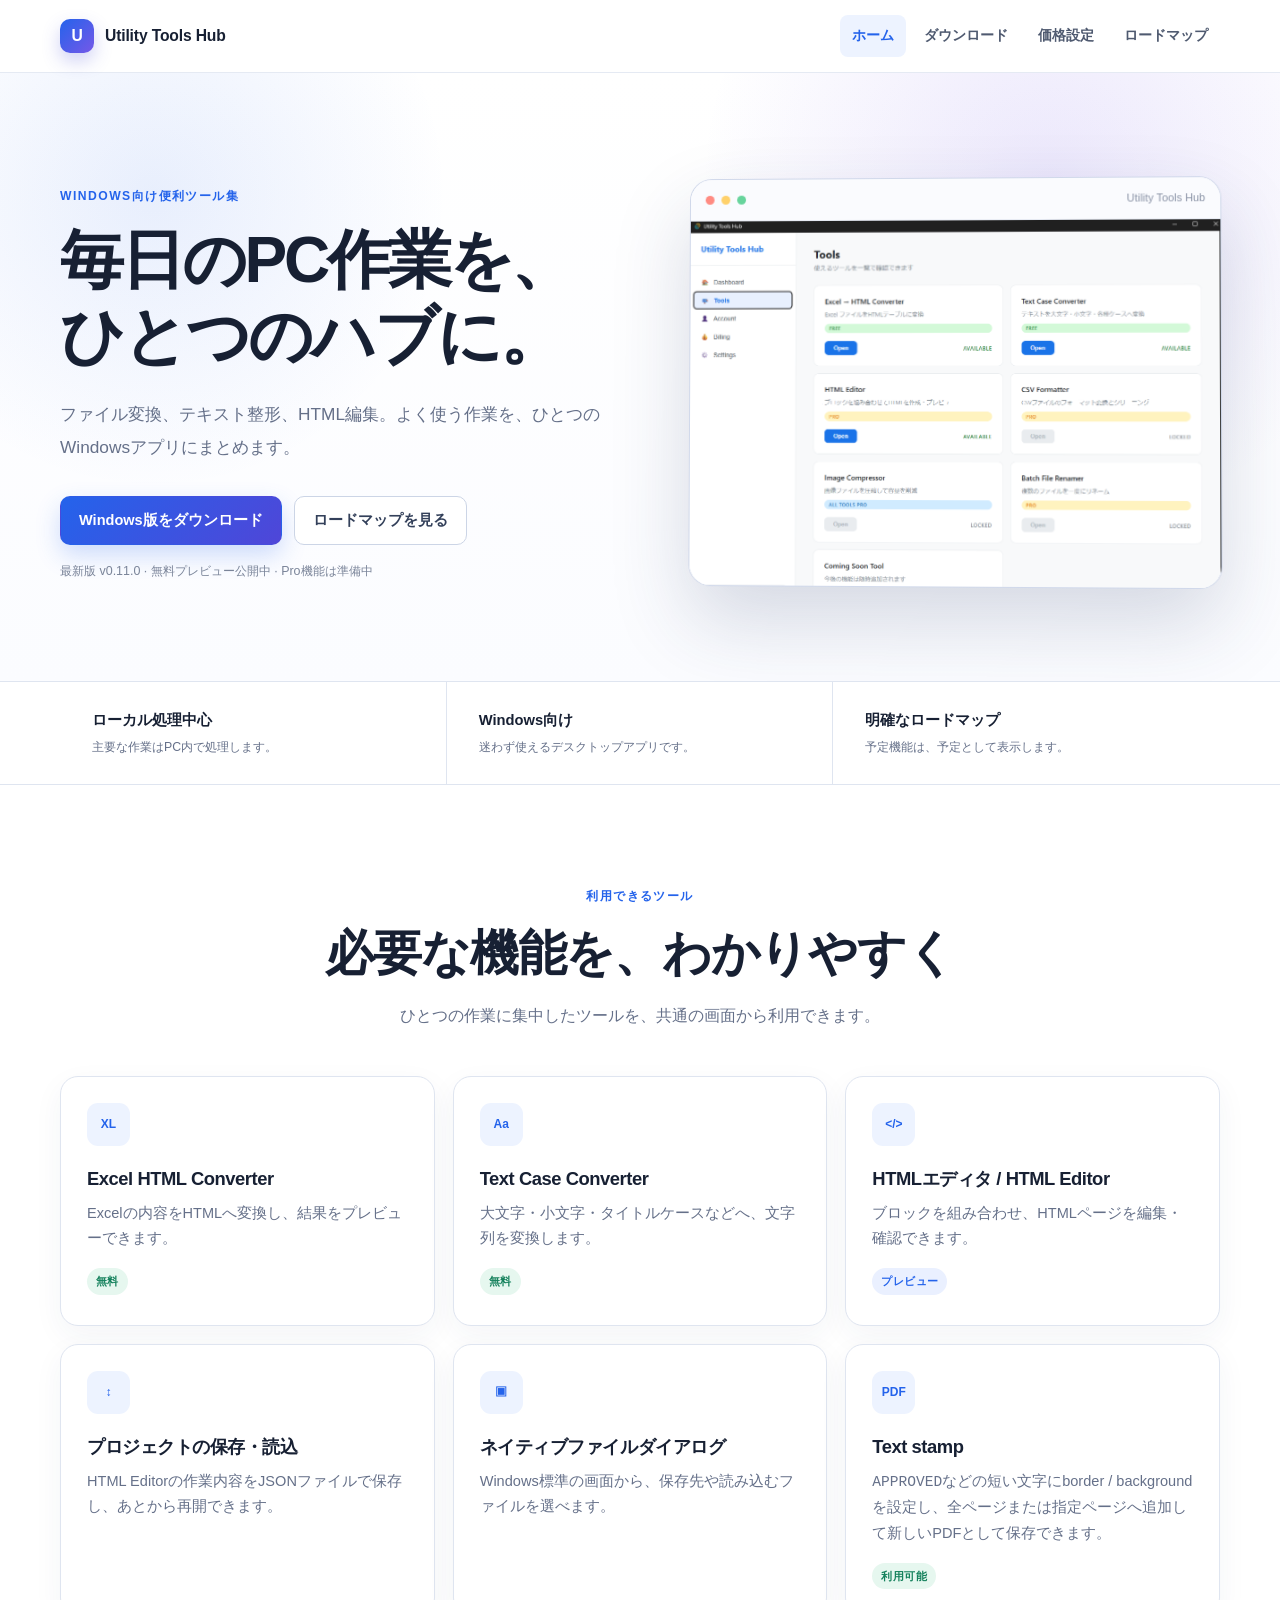
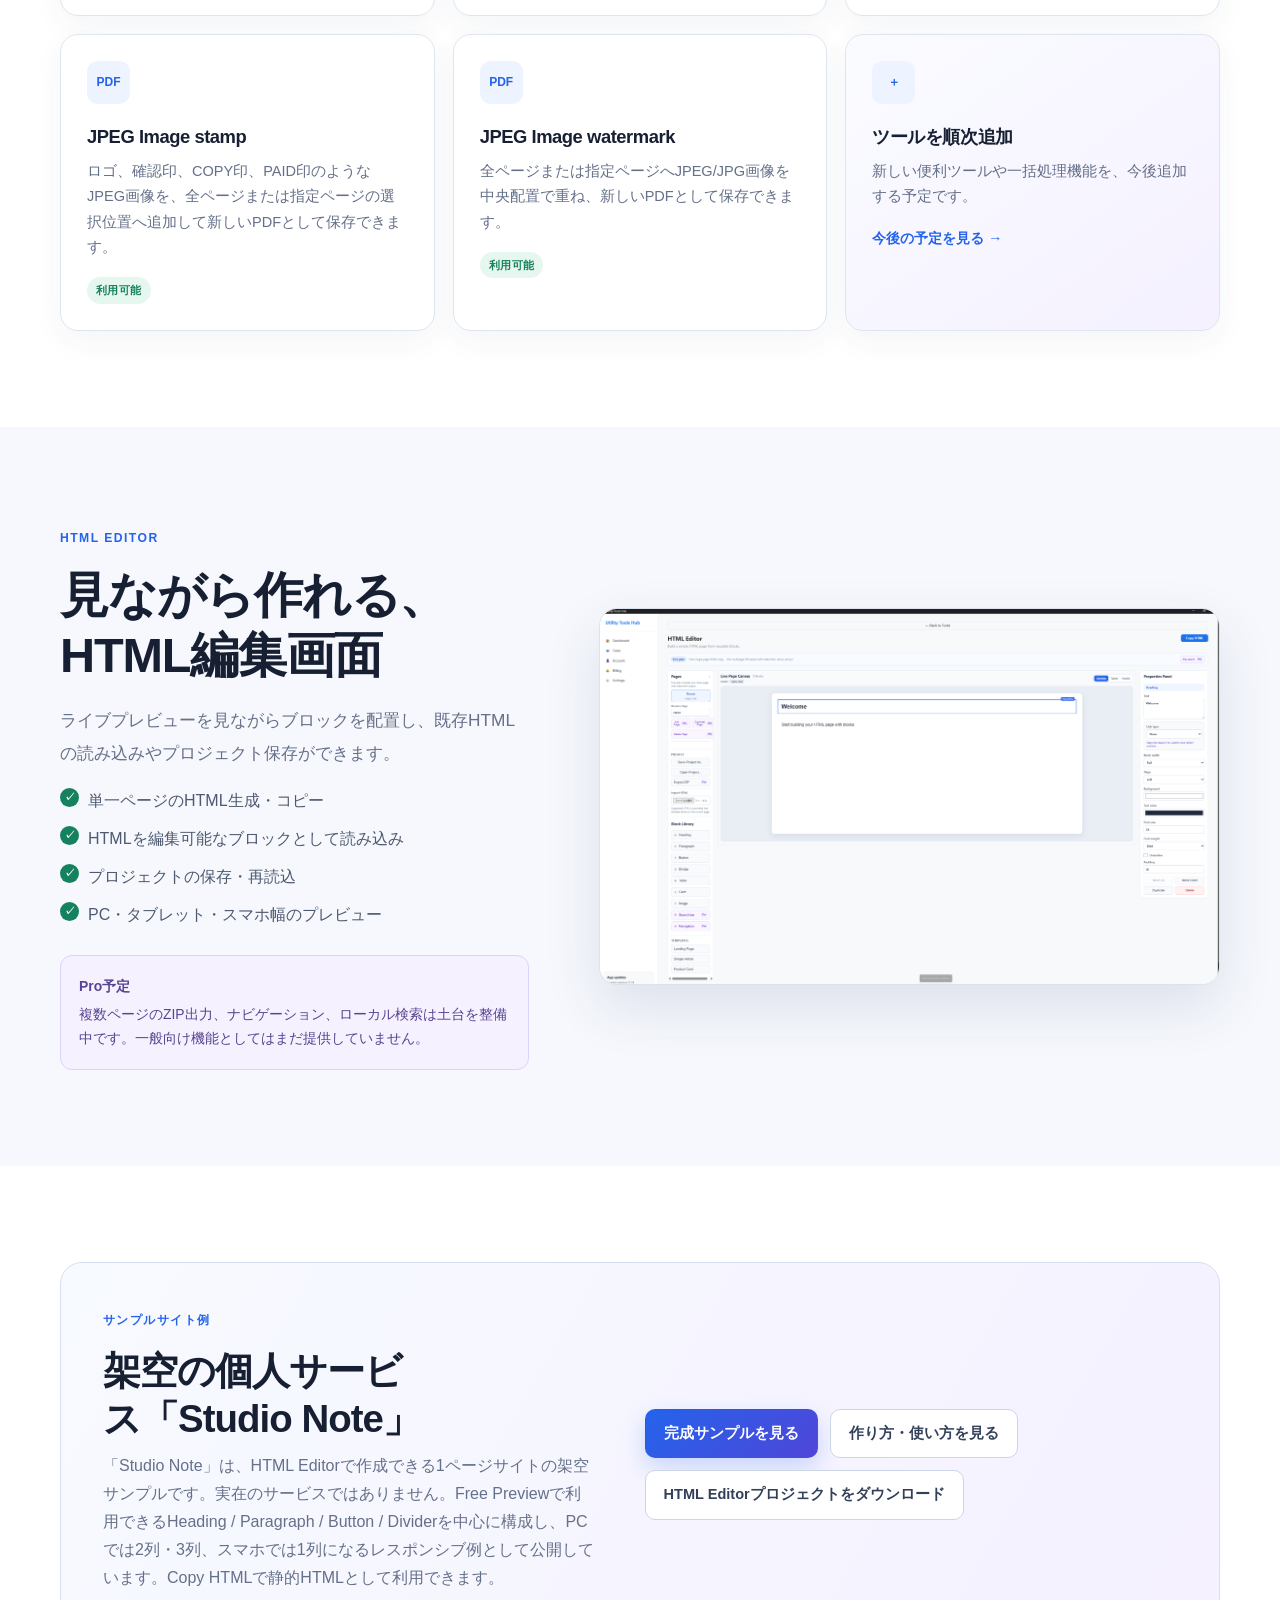
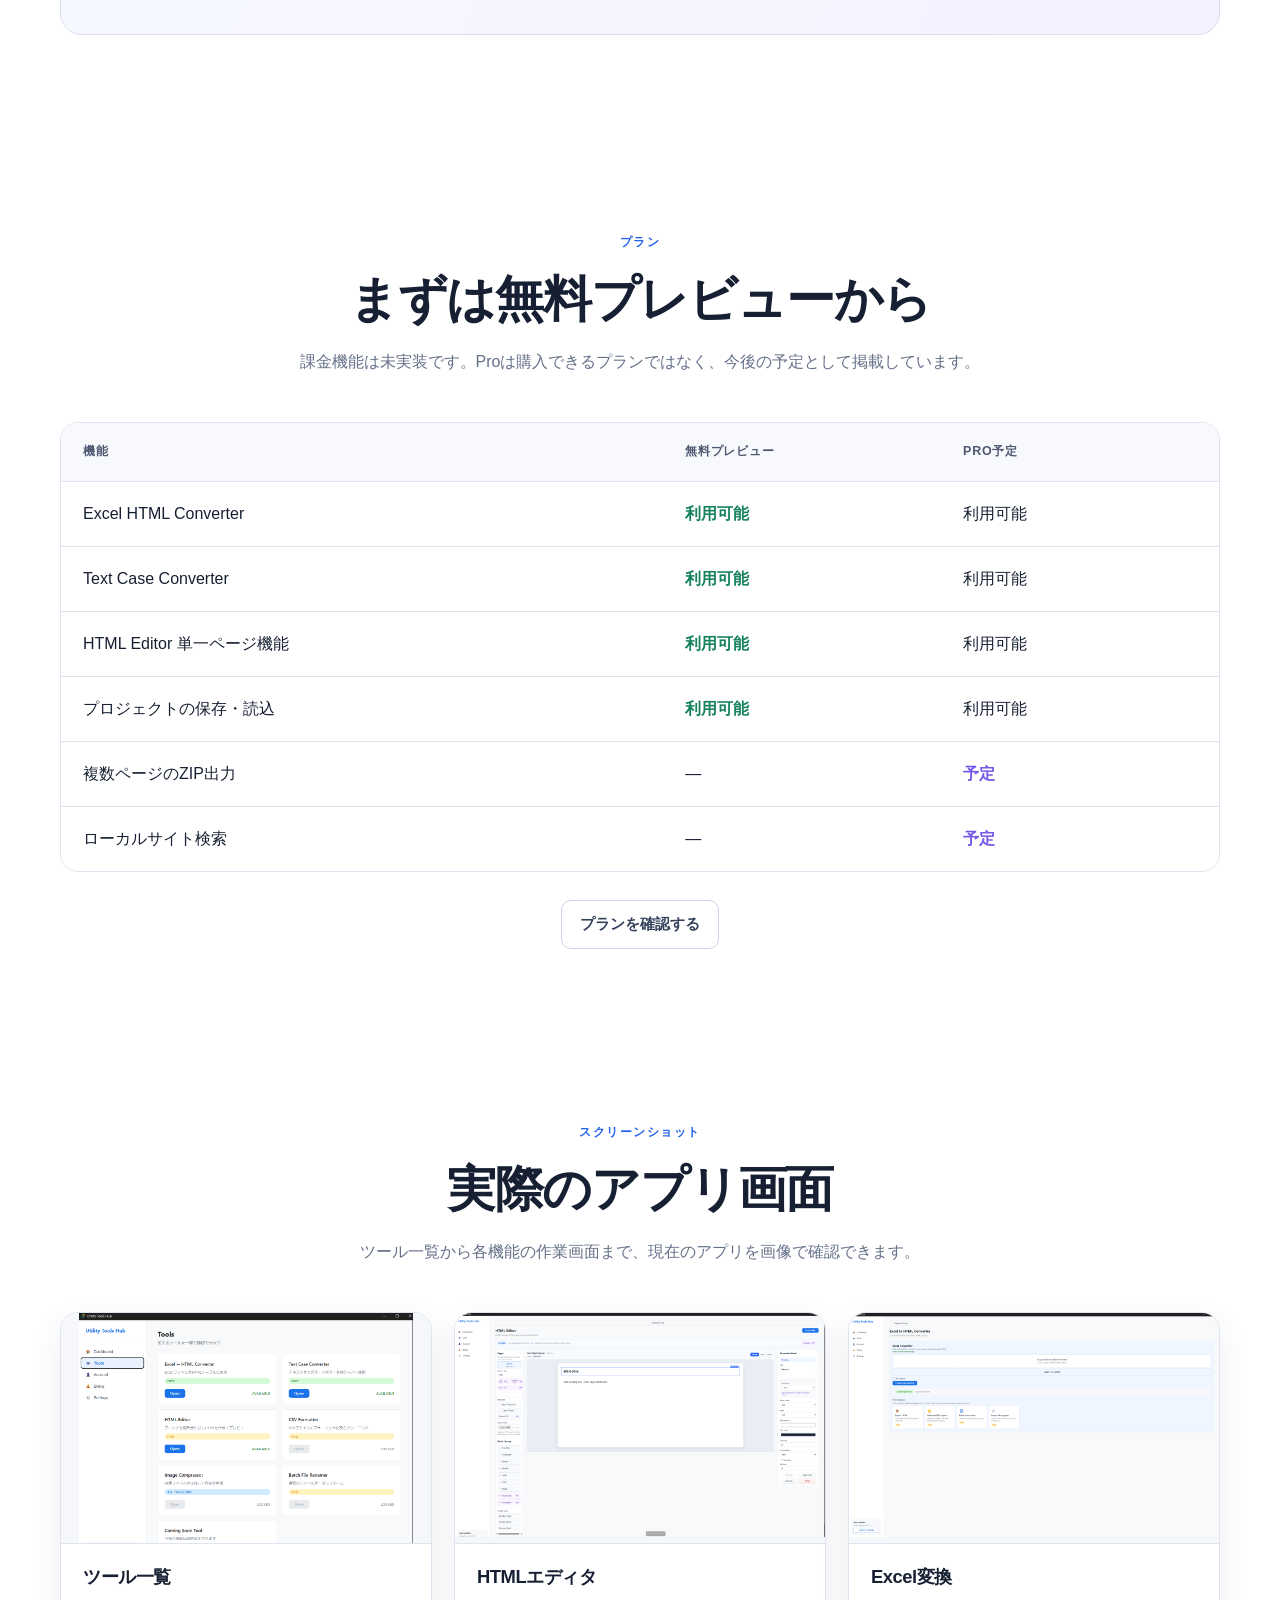
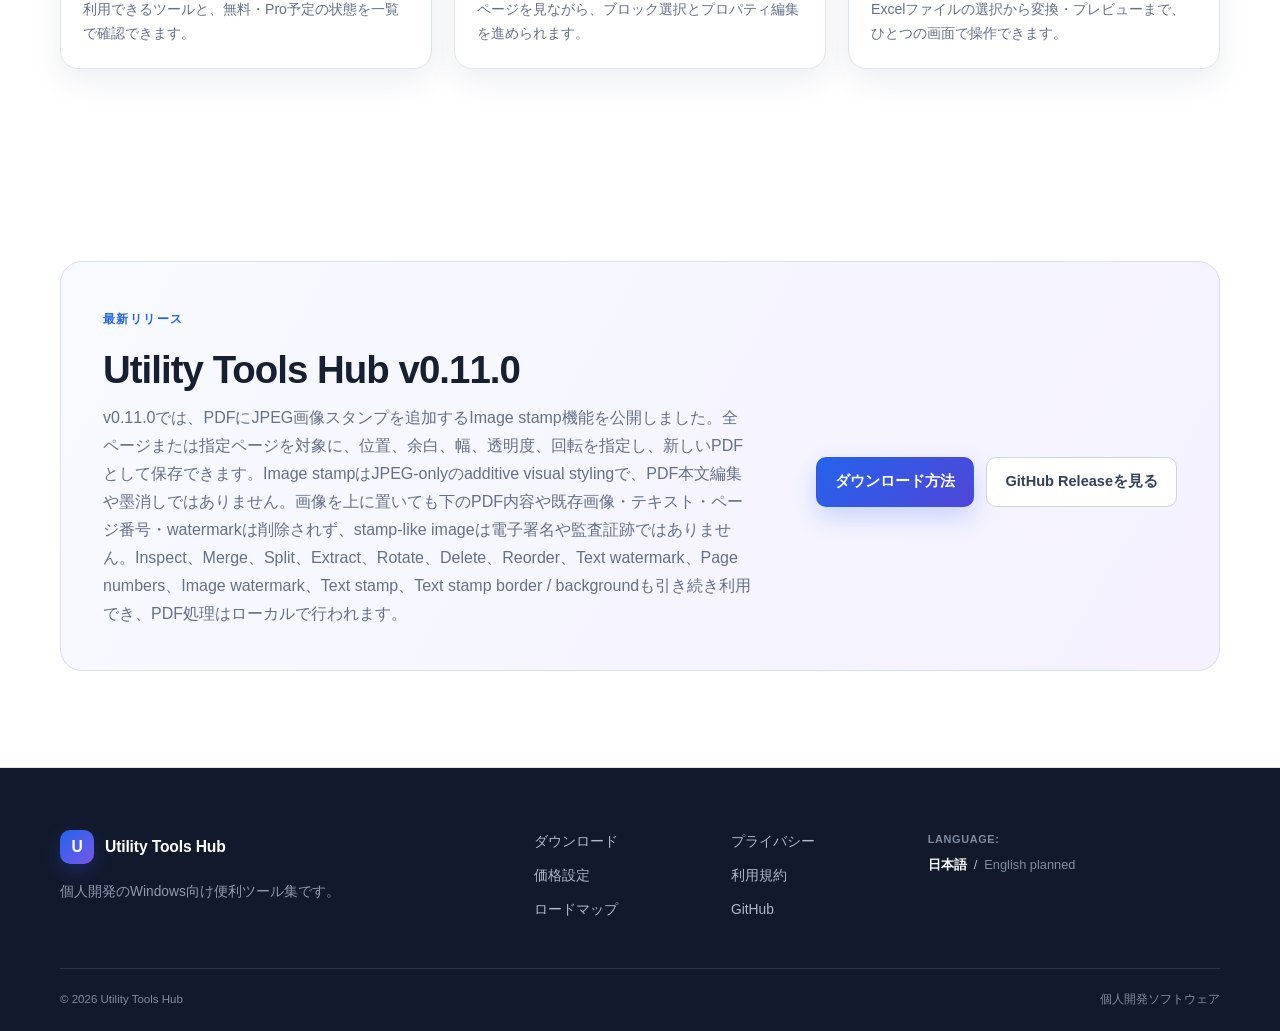
<file: index.html>
<!doctype html>
<html lang="ja">
<head>
  <meta charset="utf-8">
  <meta name="viewport" content="width=device-width, initial-scale=1">
  <meta name="description" content="Utility Tools Hubは、ファイル変換やテキスト整形、HTML編集をまとめたWindows向け便利ツール集です。">
  <title>Utility Tools Hub — 毎日のPC作業をひとつに</title>
  <link rel="canonical" href="https://glaylukis-cpu.github.io/utility-tools-hub-site/">
  <link rel="alternate" hreflang="ja" href="https://glaylukis-cpu.github.io/utility-tools-hub-site/">
  <link rel="stylesheet" href="css/style.css">
</head>
<body>
  <a class="skip-link" href="#main">本文へ移動</a>
  <header class="site-header">
    <div class="container nav-wrap">
      <a class="brand" href="index.html" aria-label="Utility Tools Hub ホーム"><span class="brand-mark">U</span><span>Utility Tools Hub</span></a>
      <nav class="site-nav" aria-label="メインナビゲーション">
        <a href="index.html" aria-current="page">ホーム</a>
        <a href="download.html">ダウンロード</a>
        <a href="pricing.html">価格設定</a>
        <a href="roadmap.html">ロードマップ</a>
      </nav>
    </div>
  </header>

  <main id="main">
    <section class="hero">
      <div class="container hero-grid">
        <div>
          <span class="eyebrow">Windows向け便利ツール集</span>
          <h1>毎日のPC作業を、<br>ひとつのハブに。</h1>
          <p class="hero-copy">ファイル変換、テキスト整形、HTML編集。よく使う作業を、ひとつのWindowsアプリにまとめます。</p>
          <div class="button-row">
            <a class="button button-primary" href="download.html">Windows版をダウンロード</a>
            <a class="button button-secondary" href="roadmap.html">ロードマップを見る</a>
          </div>
          <p class="microcopy">最新版 v0.11.0 · 無料プレビュー公開中 · Pro機能は準備中</p>
        </div>
        <figure class="product-window product-screenshot-frame">
          <div class="window-bar"><span></span><span></span><span></span><small>Utility Tools Hub</small></div>
          <img class="product-screenshot" src="assets/screenshots/tools-overview.png" alt="Utility Tools Hubのツール一覧画面" loading="lazy">
        </figure>
      </div>
    </section>

    <section class="trust-strip" aria-label="製品方針">
      <div class="container trust-grid">
        <div><strong>ローカル処理中心</strong><span>主要な作業はPC内で処理します。</span></div>
        <div><strong>Windows向け</strong><span>迷わず使えるデスクトップアプリです。</span></div>
        <div><strong>明確なロードマップ</strong><span>予定機能は、予定として表示します。</span></div>
      </div>
    </section>

    <section class="section">
      <div class="container">
        <div class="section-heading"><span class="eyebrow">利用できるツール</span><h2>必要な機能を、わかりやすく</h2><p>ひとつの作業に集中したツールを、共通の画面から利用できます。</p></div>
        <div class="card-grid three-col">
          <article class="feature-card"><span class="icon-chip">XL</span><h3>Excel HTML Converter</h3><p>Excelの内容をHTMLへ変換し、結果をプレビューできます。</p><span class="status status-free">無料</span></article>
          <article class="feature-card"><span class="icon-chip">Aa</span><h3>Text Case Converter</h3><p>大文字・小文字・タイトルケースなどへ、文字列を変換します。</p><span class="status status-free">無料</span></article>
          <article class="feature-card"><span class="icon-chip">&lt;/&gt;</span><h3>HTMLエディタ / HTML Editor</h3><p>ブロックを組み合わせ、HTMLページを編集・確認できます。</p><span class="status status-preview">プレビュー</span></article>
          <article class="feature-card"><span class="icon-chip">↕</span><h3>プロジェクトの保存・読込</h3><p>HTML Editorの作業内容をJSONファイルで保存し、あとから再開できます。</p></article>
          <article class="feature-card"><span class="icon-chip">▣</span><h3>ネイティブファイルダイアログ</h3><p>Windows標準の画面から、保存先や読み込むファイルを選べます。</p></article>
          <article class="feature-card"><span class="icon-chip">PDF</span><h3>Text stamp</h3><p><code>APPROVED</code>などの短い文字にborder / backgroundを設定し、全ページまたは指定ページへ追加して新しいPDFとして保存できます。</p><span class="status status-free">利用可能</span></article>
          <article class="feature-card"><span class="icon-chip">PDF</span><h3>JPEG Image stamp</h3><p>ロゴ、確認印、COPY印、PAID印のようなJPEG画像を、全ページまたは指定ページの選択位置へ追加して新しいPDFとして保存できます。</p><span class="status status-free">利用可能</span></article>
          <article class="feature-card"><span class="icon-chip">PDF</span><h3>JPEG Image watermark</h3><p>全ページまたは指定ページへJPEG/JPG画像を中央配置で重ね、新しいPDFとして保存できます。</p><span class="status status-free">利用可能</span></article>
          <article class="feature-card feature-card-muted"><span class="icon-chip">＋</span><h3>ツールを順次追加</h3><p>新しい便利ツールや一括処理機能を、今後追加する予定です。</p><a class="text-link" href="roadmap.html">今後の予定を見る →</a></article>
        </div>
      </div>
    </section>

    <section class="section section-tint">
      <div class="container split-layout">
        <div>
          <span class="eyebrow">HTML Editor</span>
          <h2>見ながら作れる、HTML編集画面</h2>
          <p class="lead">ライブプレビューを見ながらブロックを配置し、既存HTMLの読み込みやプロジェクト保存ができます。</p>
          <ul class="check-list">
            <li>単一ページのHTML生成・コピー</li>
            <li>HTMLを編集可能なブロックとして読み込み</li>
            <li>プロジェクトの保存・再読込</li>
            <li>PC・タブレット・スマホ幅のプレビュー</li>
          </ul>
          <div class="planned-note"><strong>Pro予定</strong><span>複数ページのZIP出力、ナビゲーション、ローカル検索は土台を整備中です。一般向け機能としてはまだ提供していません。</span></div>
        </div>
        <figure class="editor-illustration editor-screenshot-frame">
          <img class="editor-screenshot" src="assets/screenshots/html-editor.png" alt="Utility Tools HubのHTMLエディタ画面" loading="lazy">
        </figure>
      </div>
    </section>

    <section class="section">
      <div class="container release-card">
        <div>
          <span class="eyebrow">サンプルサイト例</span>
          <h2>架空の個人サービス「Studio Note」</h2>
          <p>「Studio Note」は、HTML Editorで作成できる1ページサイトの架空サンプルです。実在のサービスではありません。Free Previewで利用できるHeading / Paragraph / Button / Dividerを中心に構成し、PCでは2列・3列、スマホでは1列になるレスポンシブ例として公開しています。Copy HTMLで静的HTMLとして利用できます。</p>
        </div>
        <div class="button-row">
          <a class="button button-primary" href="examples/studio-note/index.html">完成サンプルを見る</a>
          <a class="button button-secondary" href="examples/studio-note/guide.html">作り方・使い方を見る</a>
          <a class="button button-secondary" href="examples/studio-note/studio-note.uth-html-editor.json" download>HTML Editorプロジェクトをダウンロード</a>
        </div>
      </div>
    </section>

    <section class="section">
      <div class="container">
        <div class="section-heading"><span class="eyebrow">プラン</span><h2>まずは無料プレビューから</h2><p>課金機能は未実装です。Proは購入できるプランではなく、今後の予定として掲載しています。</p></div>
        <div class="comparison-wrap">
          <table class="comparison-table">
            <thead><tr><th>機能</th><th>無料プレビュー</th><th>Pro予定</th></tr></thead>
            <tbody>
              <tr><td>Excel HTML Converter</td><td><span class="table-yes">利用可能</span></td><td>利用可能</td></tr>
              <tr><td>Text Case Converter</td><td><span class="table-yes">利用可能</span></td><td>利用可能</td></tr>
              <tr><td>HTML Editor 単一ページ機能</td><td><span class="table-yes">利用可能</span></td><td>利用可能</td></tr>
              <tr><td>プロジェクトの保存・読込</td><td><span class="table-yes">利用可能</span></td><td>利用可能</td></tr>
              <tr><td>複数ページのZIP出力</td><td>—</td><td><span class="table-planned">予定</span></td></tr>
              <tr><td>ローカルサイト検索</td><td>—</td><td><span class="table-planned">予定</span></td></tr>
            </tbody>
          </table>
        </div>
        <div class="center-action"><a class="button button-secondary" href="pricing.html">プランを確認する</a></div>
      </div>
    </section>

    <section class="section section-compact">
      <div class="container">
        <div class="section-heading"><span class="eyebrow">スクリーンショット</span><h2>実際のアプリ画面</h2><p>ツール一覧から各機能の作業画面まで、現在のアプリを画像で確認できます。</p></div>
        <div class="screenshot-grid">
          <figure class="screenshot-card"><img src="assets/screenshots/tools-overview.png" alt="Utility Tools Hubのツール一覧画面" loading="lazy"><figcaption><h3>ツール一覧</h3><p>利用できるツールと、無料・Pro予定の状態を一覧で確認できます。</p></figcaption></figure>
          <figure class="screenshot-card"><img src="assets/screenshots/html-editor.png" alt="Utility Tools HubのHTMLエディタ画面" loading="lazy"><figcaption><h3>HTMLエディタ</h3><p>ページを見ながら、ブロック選択とプロパティ編集を進められます。</p></figcaption></figure>
          <figure class="screenshot-card"><img src="assets/screenshots/excel-converter.png" alt="Utility Tools HubのExcel変換画面" loading="lazy"><figcaption><h3>Excel変換</h3><p>Excelファイルの選択から変換・プレビューまで、ひとつの画面で操作できます。</p></figcaption></figure>
        </div>
      </div>
    </section>

    <section class="section">
      <div class="container release-card">
        <div><span class="eyebrow">最新リリース</span><h2>Utility Tools Hub v0.11.0</h2><p>v0.11.0では、PDFにJPEG画像スタンプを追加するImage stamp機能を公開しました。全ページまたは指定ページを対象に、位置、余白、幅、透明度、回転を指定し、新しいPDFとして保存できます。Image stampはJPEG-onlyのadditive visual stylingで、PDF本文編集や墨消しではありません。画像を上に置いても下のPDF内容や既存画像・テキスト・ページ番号・watermarkは削除されず、stamp-like imageは電子署名や監査証跡ではありません。Inspect、Merge、Split、Extract、Rotate、Delete、Reorder、Text watermark、Page numbers、Image watermark、Text stamp、Text stamp border / backgroundも引き続き利用でき、PDF処理はローカルで行われます。</p></div>
        <div class="button-row"><a class="button button-primary" href="download.html">ダウンロード方法</a><a class="button button-secondary" href="https://github.com/glaylukis-cpu/utility-tools-hub/releases/tag/v0.11.0">GitHub Releaseを見る</a></div>
      </div>
    </section>
  </main>

  <footer class="site-footer"><div class="container footer-grid"><div><a class="brand footer-brand" href="index.html"><span class="brand-mark">U</span><span>Utility Tools Hub</span></a><p>個人開発のWindows向け便利ツール集です。</p></div><div class="footer-links"><a href="download.html">ダウンロード</a><a href="pricing.html">価格設定</a><a href="roadmap.html">ロードマップ</a></div><div class="footer-links"><a href="privacy.html">プライバシー</a><a href="terms.html">利用規約</a><a href="https://github.com/glaylukis-cpu/utility-tools-hub">GitHub</a></div><div class="language-switcher" aria-label="表示言語"><span class="language-label">Language:</span><span class="language-current" lang="ja" aria-current="true">日本語</span><span aria-hidden="true">/</span><span class="language-planned" lang="en">English planned</span></div></div><div class="container footer-bottom"><span>© 2026 Utility Tools Hub</span><span>個人開発ソフトウェア</span></div></footer>
</body>
</html>
</file>
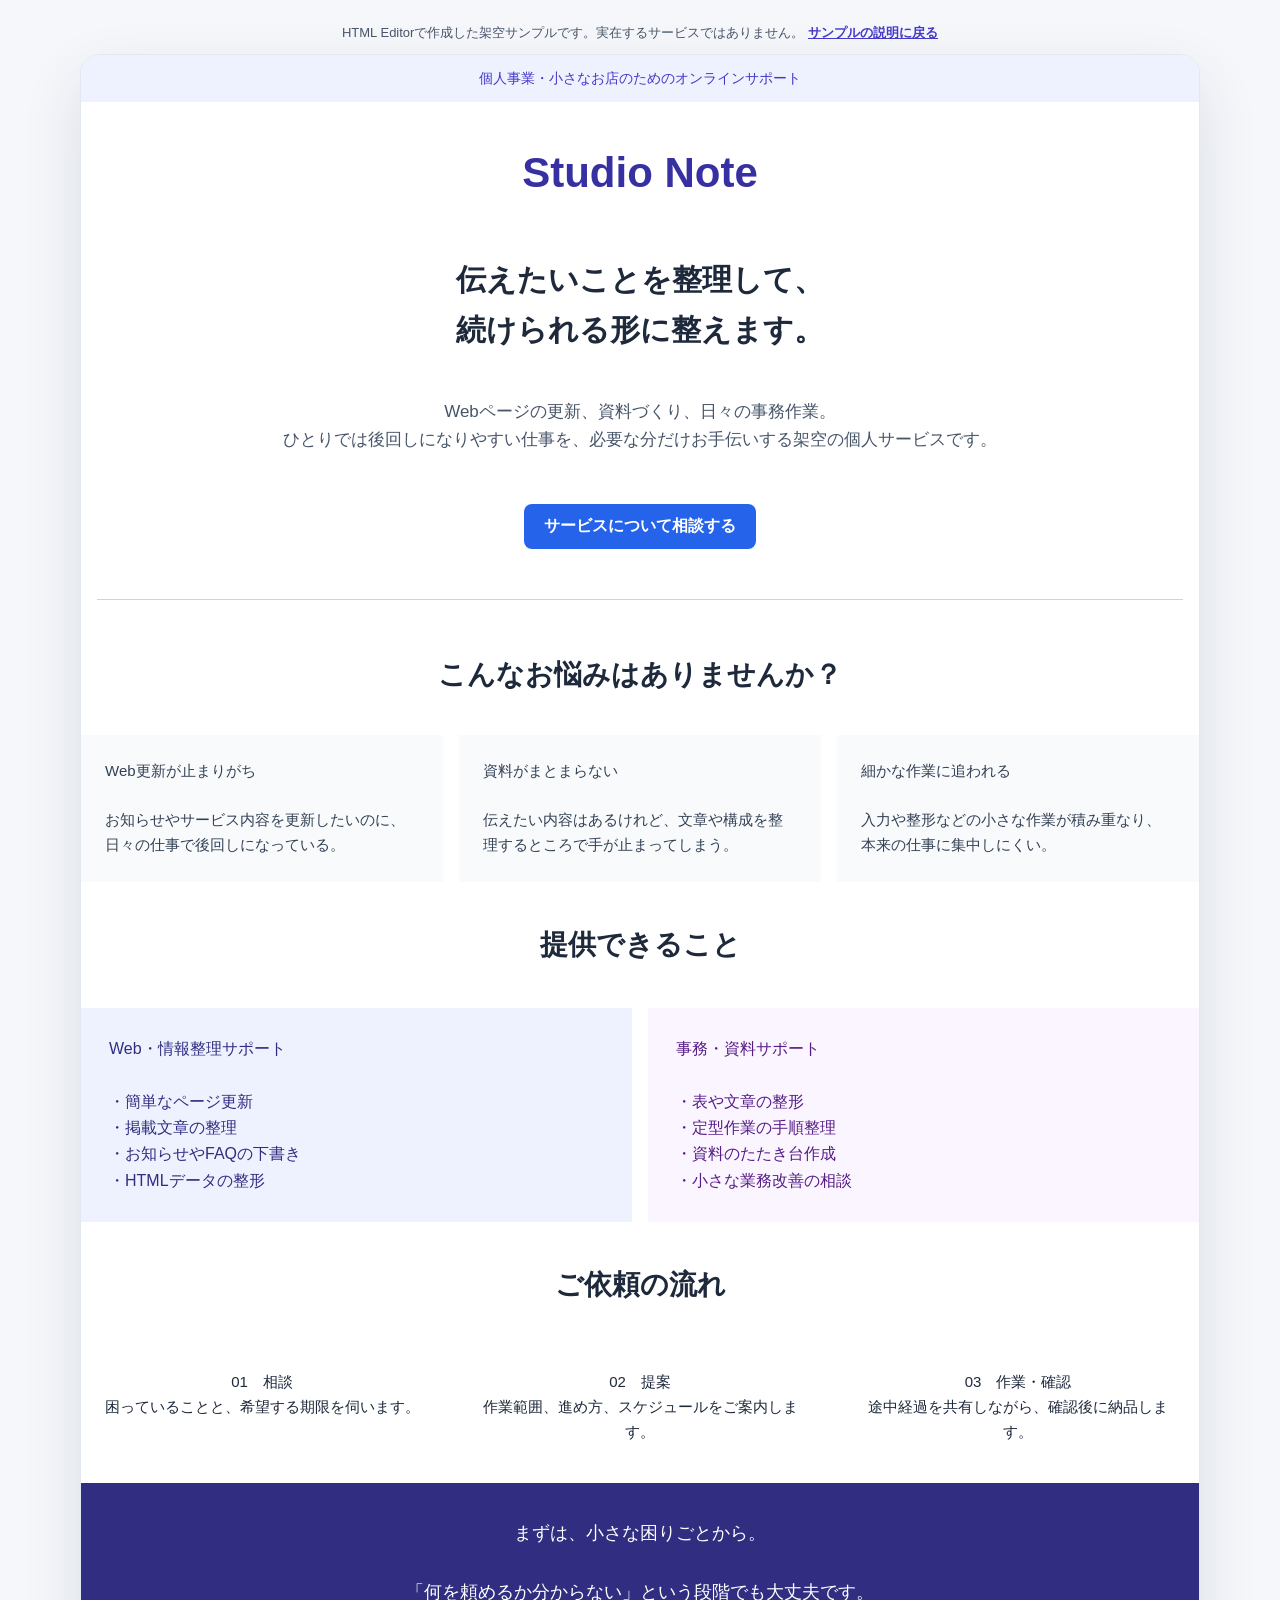
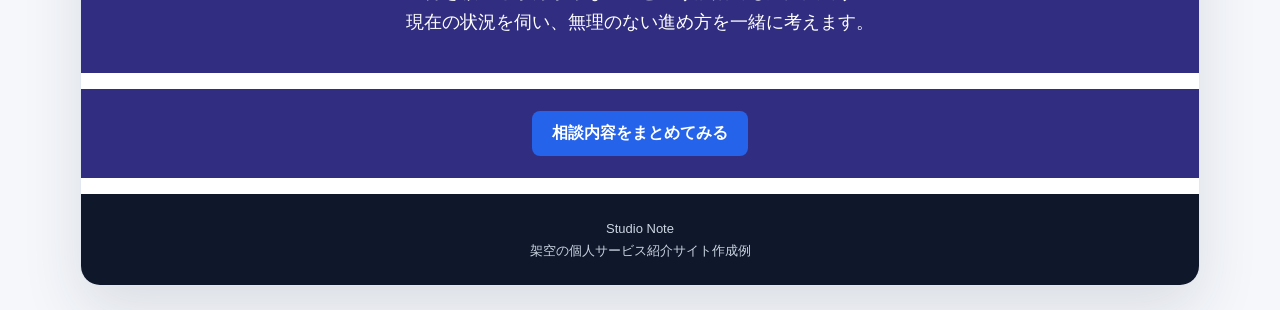
<file: examples/studio-note/index.html>
<!doctype html>
<html lang="ja">
<head>
  <meta charset="utf-8">
  <meta name="viewport" content="width=device-width, initial-scale=1">
  <meta name="description" content="架空の個人業務サポート Studio Note の1ページサイト作成例です。">
  <title>Studio Note | 個人事業のWeb・事務サポート</title>
  <style>
    :root { color-scheme: light; }
    * { box-sizing: border-box; }
    body { margin: 0; padding: 24px; font-family: Arial, "Yu Gothic", sans-serif; background: #f5f7fb; color: #1e293b; }
    .sample-notice { max-width: 1120px; margin: 0 auto 12px; color: #475569; font-size: 13px; text-align: center; }
    .sample-notice a { color: #4338ca; font-weight: 700; }
    main { display: flex; flex-wrap: wrap; gap: 16px; align-items: flex-start; max-width: 1120px; margin: 0 auto; overflow: hidden; border: 1px solid #e2e8f0; border-radius: 20px; background: #ffffff; box-shadow: 0 24px 60px rgba(30, 41, 59, 0.12); }
    [data-block-width="full"] { flex: 0 0 100%; max-width: 100%; min-width: 0; }
    [data-block-width="half"] { flex: 0 0 calc((100% - 16px) / 2); max-width: calc((100% - 16px) / 2); min-width: 0; }
    [data-block-width="third"] { flex: 0 0 calc((100% - 32px) / 3); max-width: calc((100% - 32px) / 3); min-width: 0; }
    .text-block { margin: 0; white-space: pre-wrap; line-height: 1.65; }
    .button-wrap { text-align: center; }
    .button { display: inline-block; border-radius: 8px; background: #2563eb; color: #ffffff; padding: 12px 20px; font-weight: 700; text-decoration: none; }
    @media (max-width: 700px) {
      body { padding: 12px; }
      main { gap: 10px; border-radius: 14px; }
      [data-block-width] { flex-basis: 100% !important; max-width: 100% !important; }
    }
  </style>
</head>
<body>
  <p class="sample-notice">HTML Editorで作成した架空サンプルです。実在するサービスではありません。 <a href="guide.html">サンプルの説明に戻る</a></p>
  <main>
    <div data-block-width="full"><p class="text-block" style="text-align:center;background:#eef2ff;color:#4338ca;padding:12px;font-size:14px;font-weight:500">個人事業・小さなお店のためのオンラインサポート</p></div>
    <div data-block-width="full"><h1 class="text-block" style="text-align:center;background:#ffffff;color:#3730a3;padding:20px;font-size:42px">Studio Note</h1></div>
    <div data-block-width="full"><h2 class="text-block" style="text-align:center;background:#ffffff;color:#1e293b;padding:12px;font-size:30px">伝えたいことを整理して、
続けられる形に整えます。</h2></div>
    <div data-block-width="full"><p class="text-block" style="text-align:center;background:#ffffff;color:#475569;padding:16px;font-size:17px">Webページの更新、資料づくり、日々の事務作業。
ひとりでは後回しになりやすい仕事を、必要な分だけお手伝いする架空の個人サービスです。</p></div>
    <div data-block-width="full" class="button-wrap" style="padding:18px"><a class="button" href="#">サービスについて相談する</a></div>
    <div data-block-width="full" style="padding:16px"><hr style="border:0;border-top:1px solid #cbd5e1;margin:0"></div>
    <div data-block-width="full"><h2 class="text-block" style="text-align:center;padding:20px;font-size:28px">こんなお悩みはありませんか？</h2></div>
    <div data-block-width="third"><p class="text-block" style="background:#f8fafc;color:#334155;padding:24px;font-size:15px;font-weight:500">Web更新が止まりがち

お知らせやサービス内容を更新したいのに、日々の仕事で後回しになっている。</p></div>
    <div data-block-width="third"><p class="text-block" style="background:#f8fafc;color:#334155;padding:24px;font-size:15px;font-weight:500">資料がまとまらない

伝えたい内容はあるけれど、文章や構成を整理するところで手が止まってしまう。</p></div>
    <div data-block-width="third"><p class="text-block" style="background:#f8fafc;color:#334155;padding:24px;font-size:15px;font-weight:500">細かな作業に追われる

入力や整形などの小さな作業が積み重なり、本来の仕事に集中しにくい。</p></div>
    <div data-block-width="full"><h2 class="text-block" style="text-align:center;padding:24px;font-size:28px">提供できること</h2></div>
    <div data-block-width="half"><p class="text-block" style="background:#eef2ff;color:#312e81;padding:28px;font-size:16px;font-weight:500">Web・情報整理サポート

・簡単なページ更新
・掲載文章の整理
・お知らせやFAQの下書き
・HTMLデータの整形</p></div>
    <div data-block-width="half"><p class="text-block" style="background:#faf5ff;color:#581c87;padding:28px;font-size:16px;font-weight:500">事務・資料サポート

・表や文章の整形
・定型作業の手順整理
・資料のたたき台作成
・小さな業務改善の相談</p></div>
    <div data-block-width="full"><h2 class="text-block" style="text-align:center;padding:24px;font-size:28px">ご依頼の流れ</h2></div>
    <div data-block-width="third"><p class="text-block" style="text-align:center;padding:22px;font-size:15px;font-weight:500">01　相談
困っていることと、希望する期限を伺います。</p></div>
    <div data-block-width="third"><p class="text-block" style="text-align:center;padding:22px;font-size:15px;font-weight:500">02　提案
作業範囲、進め方、スケジュールをご案内します。</p></div>
    <div data-block-width="third"><p class="text-block" style="text-align:center;padding:22px;font-size:15px;font-weight:500">03　作業・確認
途中経過を共有しながら、確認後に納品します。</p></div>
    <div data-block-width="full"><p class="text-block" style="text-align:center;background:#312e81;color:#ffffff;padding:36px;font-size:18px;font-weight:500">まずは、小さな困りごとから。

「何を頼めるか分からない」という段階でも大丈夫です。
現在の状況を伺い、無理のない進め方を一緒に考えます。</p></div>
    <div data-block-width="full" class="button-wrap" style="background:#312e81;padding:22px"><a class="button" href="#">相談内容をまとめてみる</a></div>
    <div data-block-width="full"><p class="text-block" style="text-align:center;background:#0f172a;color:#cbd5e1;padding:24px;font-size:13px">Studio Note
架空の個人サービス紹介サイト作成例</p></div>
  </main>
</body>
</html>
</file>
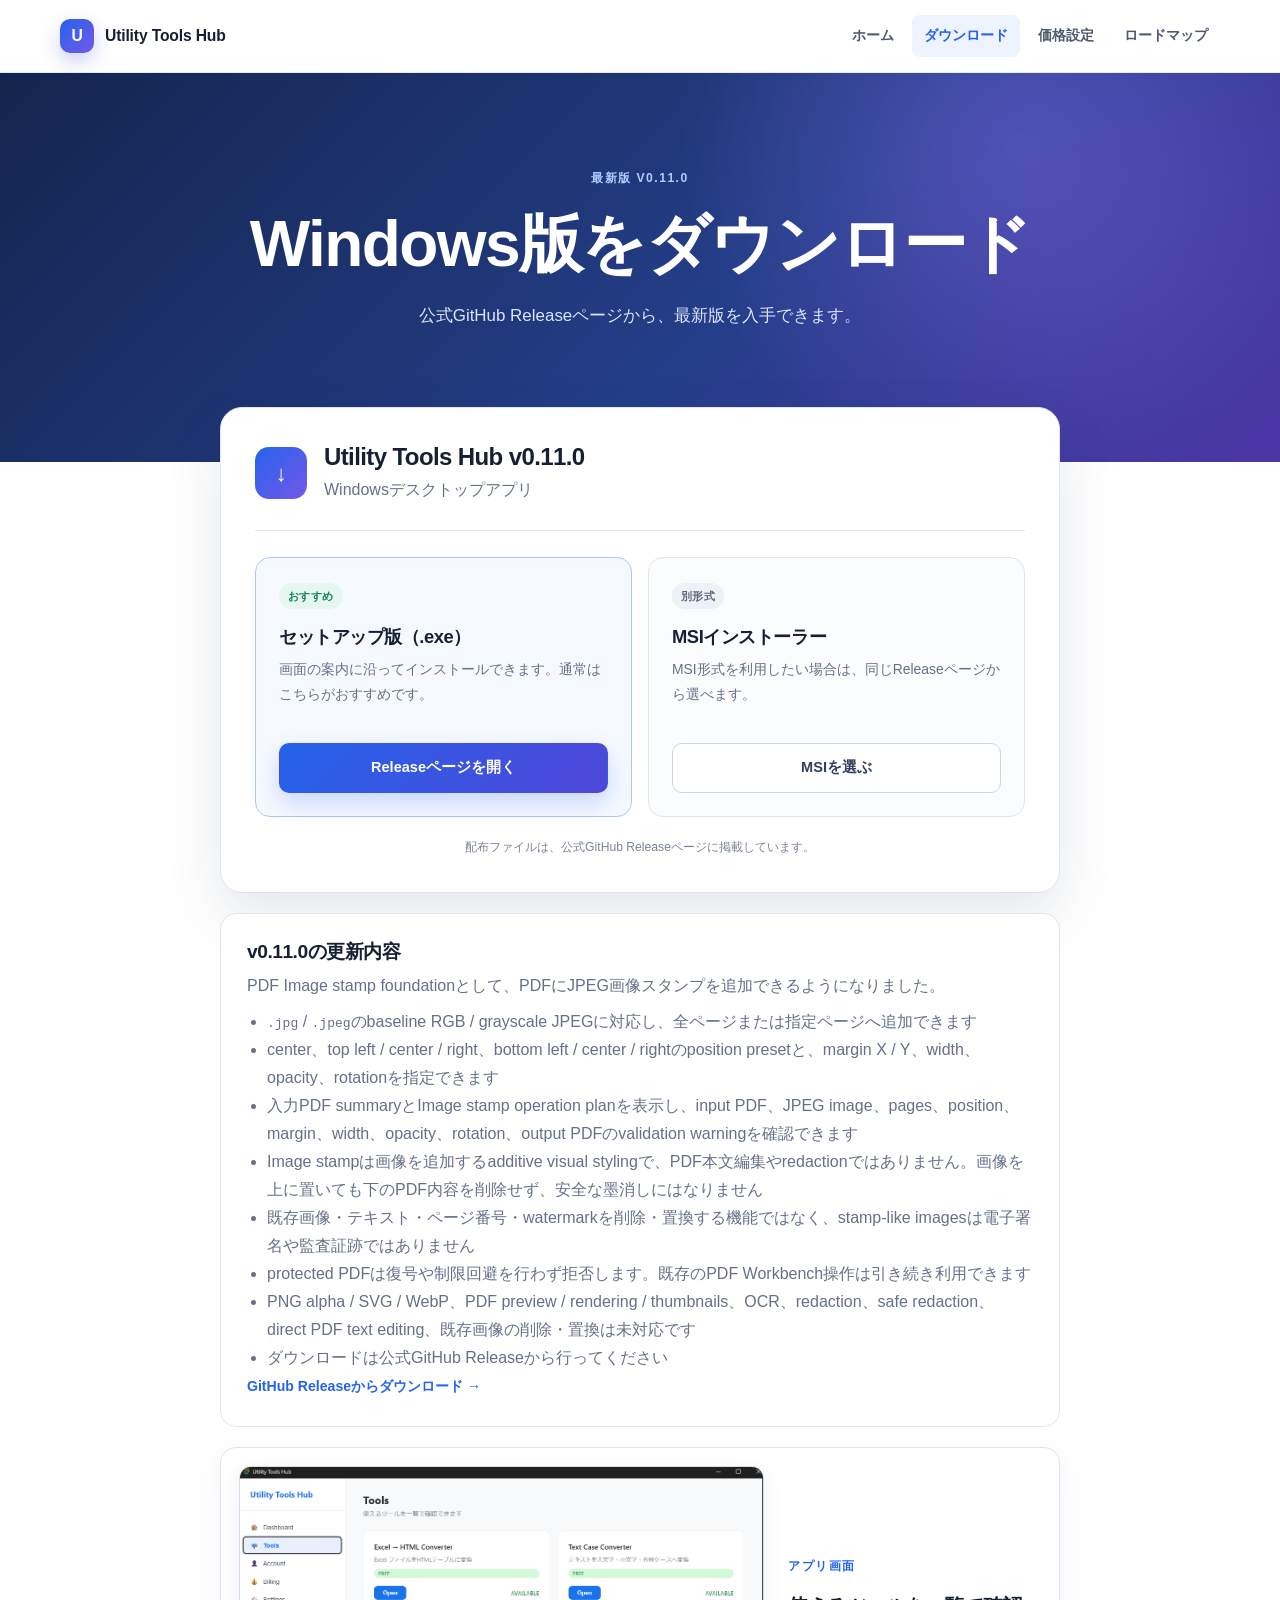
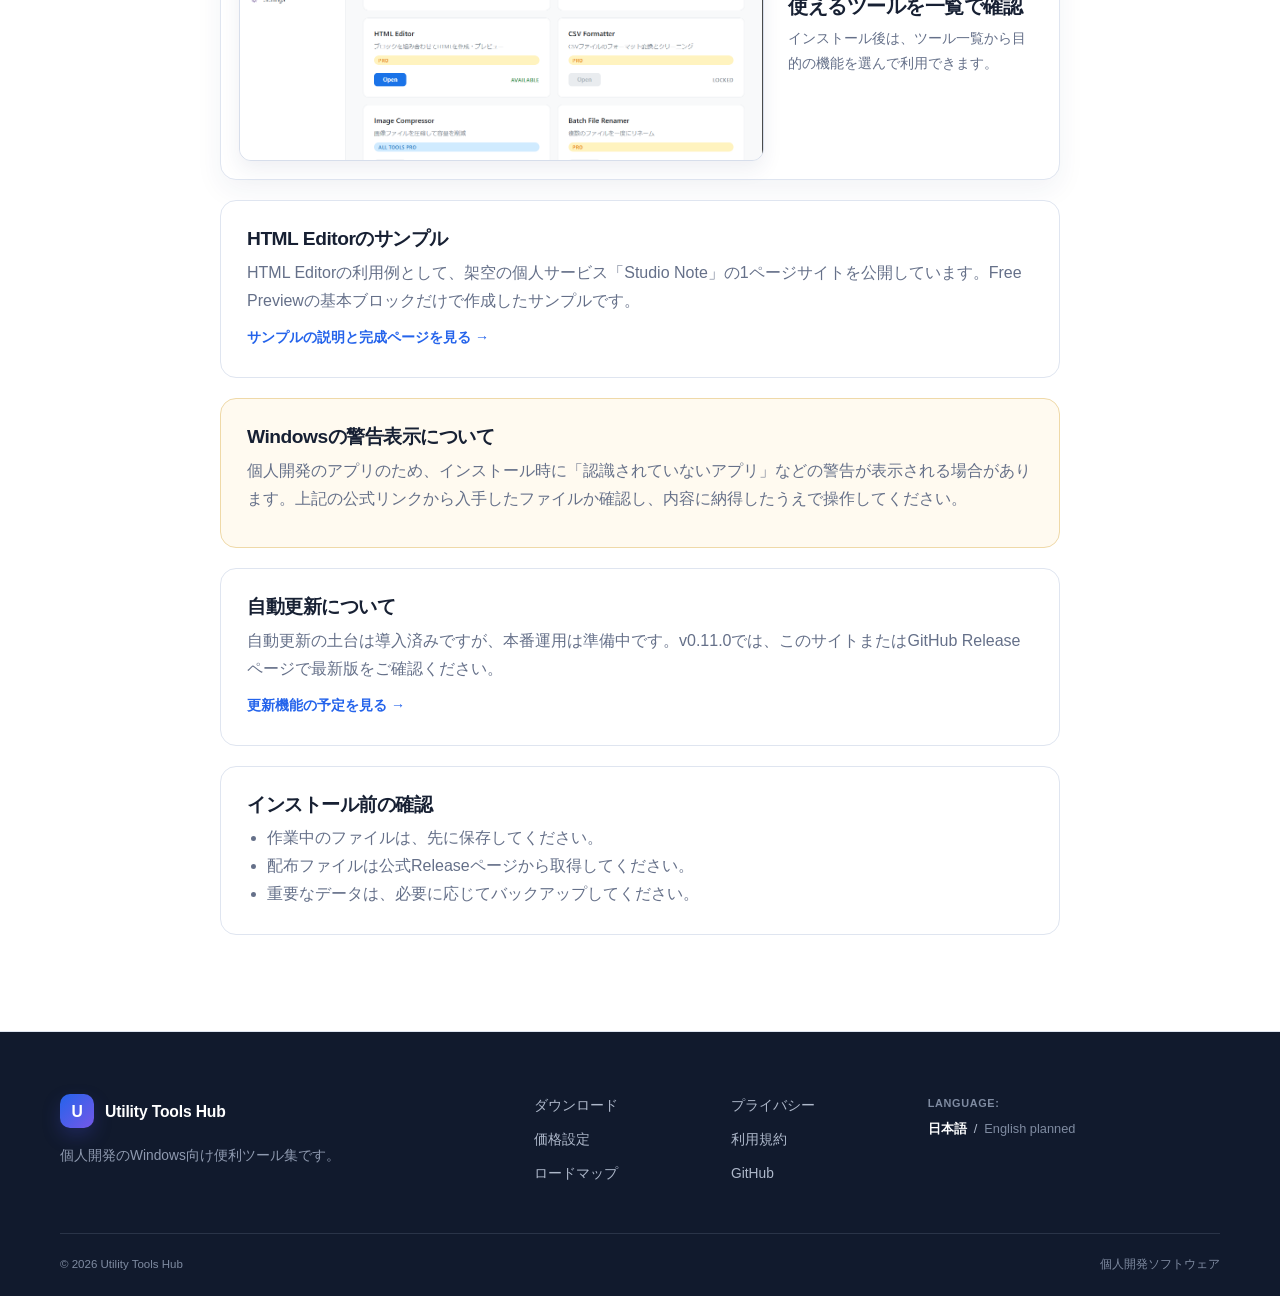
<file: download.html>
<!doctype html>
<html lang="ja">
<head>
  <meta charset="utf-8">
  <meta name="viewport" content="width=device-width, initial-scale=1">
  <meta name="description" content="Utility Tools Hub v0.11.0 Windows版のダウンロード案内です。">
  <title>ダウンロード — Utility Tools Hub</title>
  <link rel="canonical" href="https://glaylukis-cpu.github.io/utility-tools-hub-site/download.html">
  <link rel="alternate" hreflang="ja" href="https://glaylukis-cpu.github.io/utility-tools-hub-site/download.html">
  <link rel="stylesheet" href="css/style.css">
</head>
<body>
  <a class="skip-link" href="#main">本文へ移動</a>
  <header class="site-header"><div class="container nav-wrap"><a class="brand" href="index.html"><span class="brand-mark">U</span><span>Utility Tools Hub</span></a><nav class="site-nav" aria-label="メインナビゲーション"><a href="index.html">ホーム</a><a href="download.html" aria-current="page">ダウンロード</a><a href="pricing.html">価格設定</a><a href="roadmap.html">ロードマップ</a></nav></div></header>
  <main id="main">
    <section class="page-hero"><div class="container narrow"><span class="eyebrow">最新版 v0.11.0</span><h1>Windows版をダウンロード</h1><p>公式GitHub Releaseページから、最新版を入手できます。</p></div></section>
    <section class="section section-pull-up"><div class="container narrow">
      <div class="download-panel">
        <div class="download-heading"><span class="download-icon">↓</span><div><h2>Utility Tools Hub v0.11.0</h2><p>Windowsデスクトップアプリ</p></div></div>
        <div class="download-options">
          <article class="download-option recommended"><span class="status status-free">おすすめ</span><h3>セットアップ版（.exe）</h3><p>画面の案内に沿ってインストールできます。通常はこちらがおすすめです。</p><a class="button button-primary button-full" href="https://github.com/glaylukis-cpu/utility-tools-hub/releases/tag/v0.11.0">Releaseページを開く</a></article>
          <article class="download-option"><span class="status status-neutral">別形式</span><h3>MSIインストーラー</h3><p>MSI形式を利用したい場合は、同じReleaseページから選べます。</p><a class="button button-secondary button-full" href="https://github.com/glaylukis-cpu/utility-tools-hub/releases/tag/v0.11.0">MSIを選ぶ</a></article>
        </div>
        <p class="download-source">配布ファイルは、公式GitHub Releaseページに掲載しています。</p>
      </div>

      <div class="info-card"><h2>v0.11.0の更新内容</h2><p>PDF Image stamp foundationとして、PDFにJPEG画像スタンプを追加できるようになりました。</p><ul class="plain-list"><li><code>.jpg</code> / <code>.jpeg</code>のbaseline RGB / grayscale JPEGに対応し、全ページまたは指定ページへ追加できます</li><li>center、top left / center / right、bottom left / center / rightのposition presetと、margin X / Y、width、opacity、rotationを指定できます</li><li>入力PDF summaryとImage stamp operation planを表示し、input PDF、JPEG image、pages、position、margin、width、opacity、rotation、output PDFのvalidation warningを確認できます</li><li>Image stampは画像を追加するadditive visual stylingで、PDF本文編集やredactionではありません。画像を上に置いても下のPDF内容を削除せず、安全な墨消しにはなりません</li><li>既存画像・テキスト・ページ番号・watermarkを削除・置換する機能ではなく、stamp-like imagesは電子署名や監査証跡ではありません</li><li>protected PDFは復号や制限回避を行わず拒否します。既存のPDF Workbench操作は引き続き利用できます</li><li>PNG alpha / SVG / WebP、PDF preview / rendering / thumbnails、OCR、redaction、safe redaction、direct PDF text editing、既存画像の削除・置換は未対応です</li><li>ダウンロードは公式GitHub Releaseから行ってください</li></ul><a class="text-link" href="https://github.com/glaylukis-cpu/utility-tools-hub/releases/tag/v0.11.0">GitHub Releaseからダウンロード →</a></div>

      <figure class="download-screenshot"><img src="assets/screenshots/tools-overview.png" alt="Utility Tools Hubのツール一覧画面" loading="lazy"><figcaption><span class="eyebrow">アプリ画面</span><h2>使えるツールを一覧で確認</h2><p>インストール後は、ツール一覧から目的の機能を選んで利用できます。</p></figcaption></figure>
      <div class="info-card"><h2>HTML Editorのサンプル</h2><p>HTML Editorの利用例として、架空の個人サービス「Studio Note」の1ページサイトを公開しています。Free Previewの基本ブロックだけで作成したサンプルです。</p><a class="text-link" href="examples/studio-note/guide.html">サンプルの説明と完成ページを見る →</a></div>
      <div class="info-card warning-soft"><h2>Windowsの警告表示について</h2><p>個人開発のアプリのため、インストール時に「認識されていないアプリ」などの警告が表示される場合があります。上記の公式リンクから入手したファイルか確認し、内容に納得したうえで操作してください。</p></div>
      <div class="info-card"><h2>自動更新について</h2><p>自動更新の土台は導入済みですが、本番運用は準備中です。v0.11.0では、このサイトまたはGitHub Releaseページで最新版をご確認ください。</p><a class="text-link" href="roadmap.html">更新機能の予定を見る →</a></div>
      <div class="info-card"><h2>インストール前の確認</h2><ul class="plain-list"><li>作業中のファイルは、先に保存してください。</li><li>配布ファイルは公式Releaseページから取得してください。</li><li>重要なデータは、必要に応じてバックアップしてください。</li></ul></div>
    </div></section>
  </main>
  <footer class="site-footer"><div class="container footer-grid"><div><a class="brand footer-brand" href="index.html"><span class="brand-mark">U</span><span>Utility Tools Hub</span></a><p>個人開発のWindows向け便利ツール集です。</p></div><div class="footer-links"><a href="download.html">ダウンロード</a><a href="pricing.html">価格設定</a><a href="roadmap.html">ロードマップ</a></div><div class="footer-links"><a href="privacy.html">プライバシー</a><a href="terms.html">利用規約</a><a href="https://github.com/glaylukis-cpu/utility-tools-hub">GitHub</a></div><div class="language-switcher" aria-label="表示言語"><span class="language-label">Language:</span><span class="language-current" lang="ja" aria-current="true">日本語</span><span aria-hidden="true">/</span><span class="language-planned" lang="en">English planned</span></div></div><div class="container footer-bottom"><span>© 2026 Utility Tools Hub</span><span>個人開発ソフトウェア</span></div></footer>
</body>
</html>
</file>
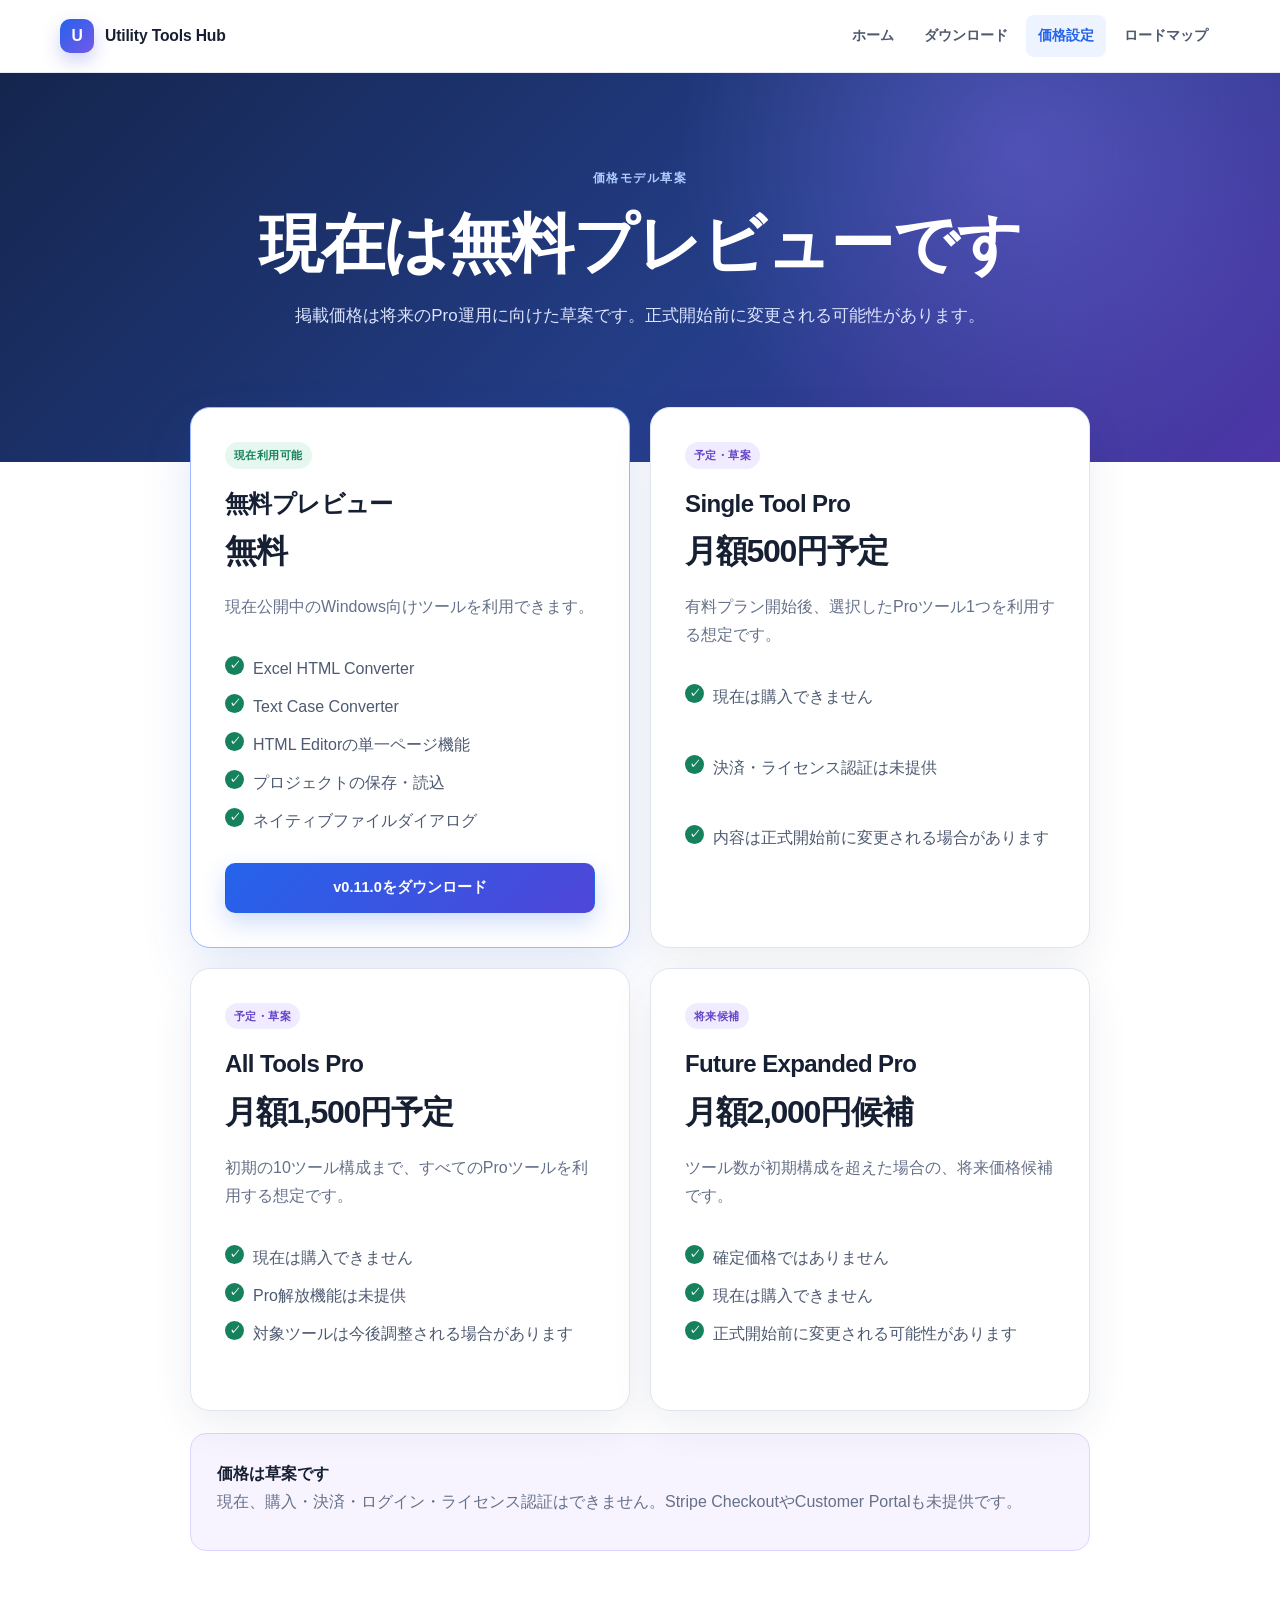
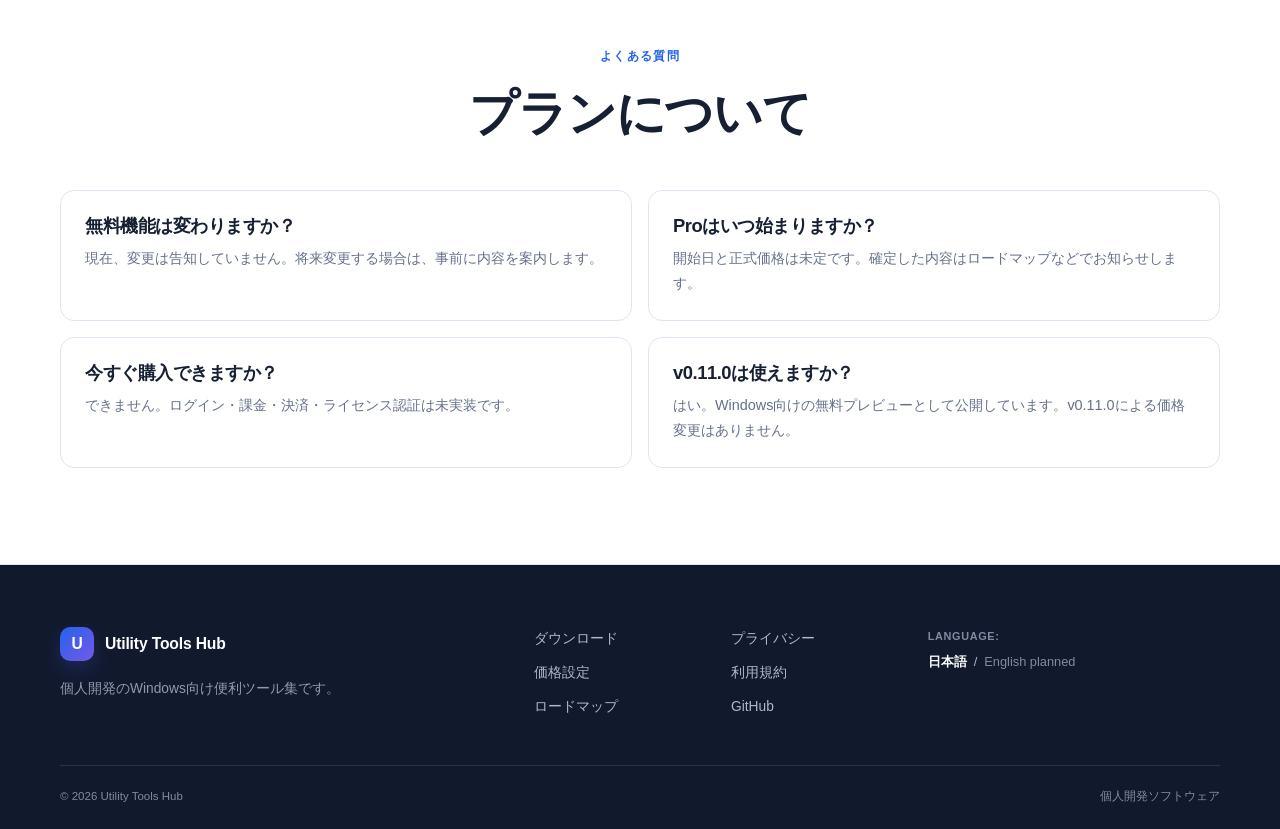
<file: pricing.html>
<!doctype html>
<html lang="ja">
<head>
  <meta charset="utf-8">
  <meta name="viewport" content="width=device-width, initial-scale=1">
  <meta name="description" content="Utility Tools Hubの無料プレビューとPro予定機能をご案内します。">
  <title>価格設定 — Utility Tools Hub</title>
  <link rel="canonical" href="https://glaylukis-cpu.github.io/utility-tools-hub-site/pricing.html">
  <link rel="alternate" hreflang="ja" href="https://glaylukis-cpu.github.io/utility-tools-hub-site/pricing.html">
  <link rel="stylesheet" href="css/style.css">
</head>
<body>
  <a class="skip-link" href="#main">本文へ移動</a>
  <header class="site-header"><div class="container nav-wrap"><a class="brand" href="index.html"><span class="brand-mark">U</span><span>Utility Tools Hub</span></a><nav class="site-nav" aria-label="メインナビゲーション"><a href="index.html">ホーム</a><a href="download.html">ダウンロード</a><a href="pricing.html" aria-current="page">価格設定</a><a href="roadmap.html">ロードマップ</a></nav></div></header>
  <main id="main">
    <section class="page-hero"><div class="container narrow"><span class="eyebrow">価格モデル草案</span><h1>現在は無料プレビューです</h1><p>掲載価格は将来のPro運用に向けた草案です。正式開始前に変更される可能性があります。</p></div></section>
    <section class="section section-pull-up"><div class="container">
      <div class="pricing-grid">
        <article class="price-card featured"><span class="status status-free">現在利用可能</span><h2>無料プレビュー</h2><div class="price">無料</div><p>現在公開中のWindows向けツールを利用できます。</p><ul class="check-list"><li>Excel HTML Converter</li><li>Text Case Converter</li><li>HTML Editorの単一ページ機能</li><li>プロジェクトの保存・読込</li><li>ネイティブファイルダイアログ</li></ul><a class="button button-primary button-full" href="download.html">v0.11.0をダウンロード</a></article>
        <article class="price-card"><span class="status status-planned">予定・草案</span><h2>Single Tool Pro</h2><div class="price">月額500円予定</div><p>有料プラン開始後、選択したProツール1つを利用する想定です。</p><ul class="check-list"><li>現在は購入できません</li><li>決済・ライセンス認証は未提供</li><li>内容は正式開始前に変更される場合があります</li></ul></article>
        <article class="price-card"><span class="status status-planned">予定・草案</span><h2>All Tools Pro</h2><div class="price">月額1,500円予定</div><p>初期の10ツール構成まで、すべてのProツールを利用する想定です。</p><ul class="check-list"><li>現在は購入できません</li><li>Pro解放機能は未提供</li><li>対象ツールは今後調整される場合があります</li></ul></article>
        <article class="price-card"><span class="status status-planned">将来候補</span><h2>Future Expanded Pro</h2><div class="price">月額2,000円候補</div><p>ツール数が初期構成を超えた場合の、将来価格候補です。</p><ul class="check-list"><li>確定価格ではありません</li><li>現在は購入できません</li><li>正式開始前に変更される可能性があります</li></ul></article>
      </div>
      <div class="notice-card"><strong>価格は草案です</strong><p>現在、購入・決済・ログイン・ライセンス認証はできません。Stripe CheckoutやCustomer Portalも未提供です。</p></div>
      <div class="faq-block"><div class="section-heading"><span class="eyebrow">よくある質問</span><h2>プランについて</h2></div><div class="faq-grid"><article><h3>無料機能は変わりますか？</h3><p>現在、変更は告知していません。将来変更する場合は、事前に内容を案内します。</p></article><article><h3>Proはいつ始まりますか？</h3><p>開始日と正式価格は未定です。確定した内容はロードマップなどでお知らせします。</p></article><article><h3>今すぐ購入できますか？</h3><p>できません。ログイン・課金・決済・ライセンス認証は未実装です。</p></article><article><h3>v0.11.0は使えますか？</h3><p>はい。Windows向けの無料プレビューとして公開しています。v0.11.0による価格変更はありません。</p></article></div></div>
    </div></section>
  </main>
  <footer class="site-footer"><div class="container footer-grid"><div><a class="brand footer-brand" href="index.html"><span class="brand-mark">U</span><span>Utility Tools Hub</span></a><p>個人開発のWindows向け便利ツール集です。</p></div><div class="footer-links"><a href="download.html">ダウンロード</a><a href="pricing.html">価格設定</a><a href="roadmap.html">ロードマップ</a></div><div class="footer-links"><a href="privacy.html">プライバシー</a><a href="terms.html">利用規約</a><a href="https://github.com/glaylukis-cpu/utility-tools-hub">GitHub</a></div><div class="language-switcher" aria-label="表示言語"><span class="language-label">Language:</span><span class="language-current" lang="ja" aria-current="true">日本語</span><span aria-hidden="true">/</span><span class="language-planned" lang="en">English planned</span></div></div><div class="container footer-bottom"><span>© 2026 Utility Tools Hub</span><span>個人開発ソフトウェア</span></div></footer>
</body>
</html>
</file>
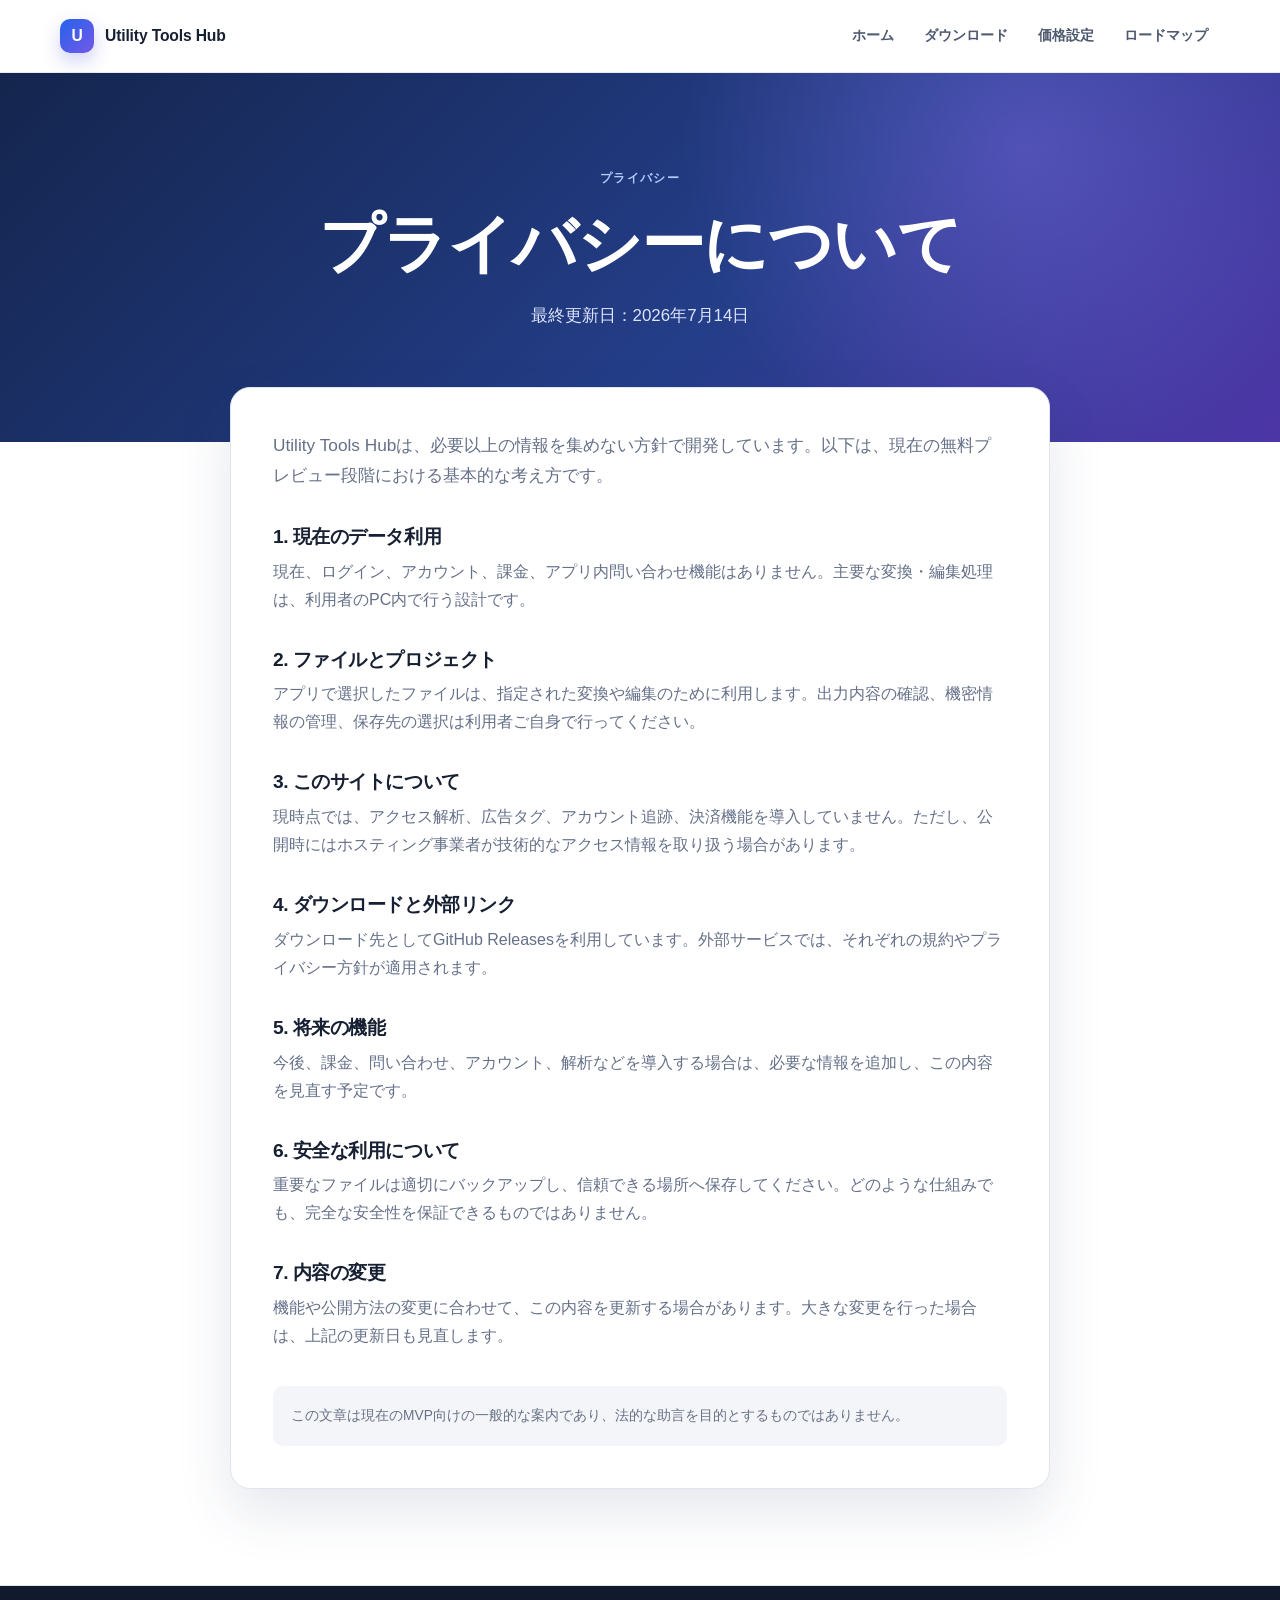
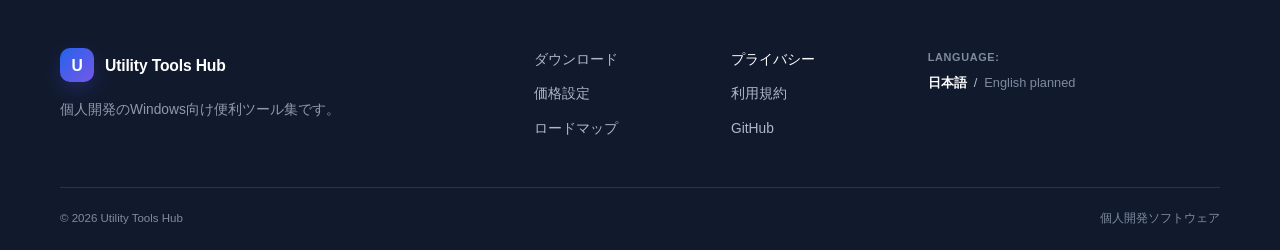
<file: privacy.html>
<!doctype html>
<html lang="ja">
<head>
  <meta charset="utf-8">
  <meta name="viewport" content="width=device-width, initial-scale=1">
  <meta name="description" content="Utility Tools Hubのプライバシーに関する基本方針です。">
  <title>プライバシー — Utility Tools Hub</title>
  <link rel="canonical" href="https://glaylukis-cpu.github.io/utility-tools-hub-site/privacy.html">
  <link rel="alternate" hreflang="ja" href="https://glaylukis-cpu.github.io/utility-tools-hub-site/privacy.html">
  <link rel="stylesheet" href="css/style.css">
</head>
<body>
  <a class="skip-link" href="#main">本文へ移動</a>
  <header class="site-header"><div class="container nav-wrap"><a class="brand" href="index.html"><span class="brand-mark">U</span><span>Utility Tools Hub</span></a><nav class="site-nav" aria-label="メインナビゲーション"><a href="index.html">ホーム</a><a href="download.html">ダウンロード</a><a href="pricing.html">価格設定</a><a href="roadmap.html">ロードマップ</a></nav></div></header>
  <main id="main">
    <section class="page-hero page-hero-small"><div class="container legal-container"><span class="eyebrow">プライバシー</span><h1>プライバシーについて</h1><p>最終更新日：2026年7月14日</p></div></section>
    <section class="section section-pull-up"><article class="container legal-container legal-card">
      <p class="legal-intro">Utility Tools Hubは、必要以上の情報を集めない方針で開発しています。以下は、現在の無料プレビュー段階における基本的な考え方です。</p>
      <h2>1. 現在のデータ利用</h2><p>現在、ログイン、アカウント、課金、アプリ内問い合わせ機能はありません。主要な変換・編集処理は、利用者のPC内で行う設計です。</p>
      <h2>2. ファイルとプロジェクト</h2><p>アプリで選択したファイルは、指定された変換や編集のために利用します。出力内容の確認、機密情報の管理、保存先の選択は利用者ご自身で行ってください。</p>
      <h2>3. このサイトについて</h2><p>現時点では、アクセス解析、広告タグ、アカウント追跡、決済機能を導入していません。ただし、公開時にはホスティング事業者が技術的なアクセス情報を取り扱う場合があります。</p>
      <h2>4. ダウンロードと外部リンク</h2><p>ダウンロード先としてGitHub Releasesを利用しています。外部サービスでは、それぞれの規約やプライバシー方針が適用されます。</p>
      <h2>5. 将来の機能</h2><p>今後、課金、問い合わせ、アカウント、解析などを導入する場合は、必要な情報を追加し、この内容を見直す予定です。</p>
      <h2>6. 安全な利用について</h2><p>重要なファイルは適切にバックアップし、信頼できる場所へ保存してください。どのような仕組みでも、完全な安全性を保証できるものではありません。</p>
      <h2>7. 内容の変更</h2><p>機能や公開方法の変更に合わせて、この内容を更新する場合があります。大きな変更を行った場合は、上記の更新日も見直します。</p>
      <div class="legal-note">この文章は現在のMVP向けの一般的な案内であり、法的な助言を目的とするものではありません。</div>
    </article></section>
  </main>
  <footer class="site-footer"><div class="container footer-grid"><div><a class="brand footer-brand" href="index.html"><span class="brand-mark">U</span><span>Utility Tools Hub</span></a><p>個人開発のWindows向け便利ツール集です。</p></div><div class="footer-links"><a href="download.html">ダウンロード</a><a href="pricing.html">価格設定</a><a href="roadmap.html">ロードマップ</a></div><div class="footer-links"><a href="privacy.html" aria-current="page">プライバシー</a><a href="terms.html">利用規約</a><a href="https://github.com/glaylukis-cpu/utility-tools-hub">GitHub</a></div><div class="language-switcher" aria-label="表示言語"><span class="language-label">Language:</span><span class="language-current" lang="ja" aria-current="true">日本語</span><span aria-hidden="true">/</span><span class="language-planned" lang="en">English planned</span></div></div><div class="container footer-bottom"><span>© 2026 Utility Tools Hub</span><span>個人開発ソフトウェア</span></div></footer>
</body>
</html>
</file>
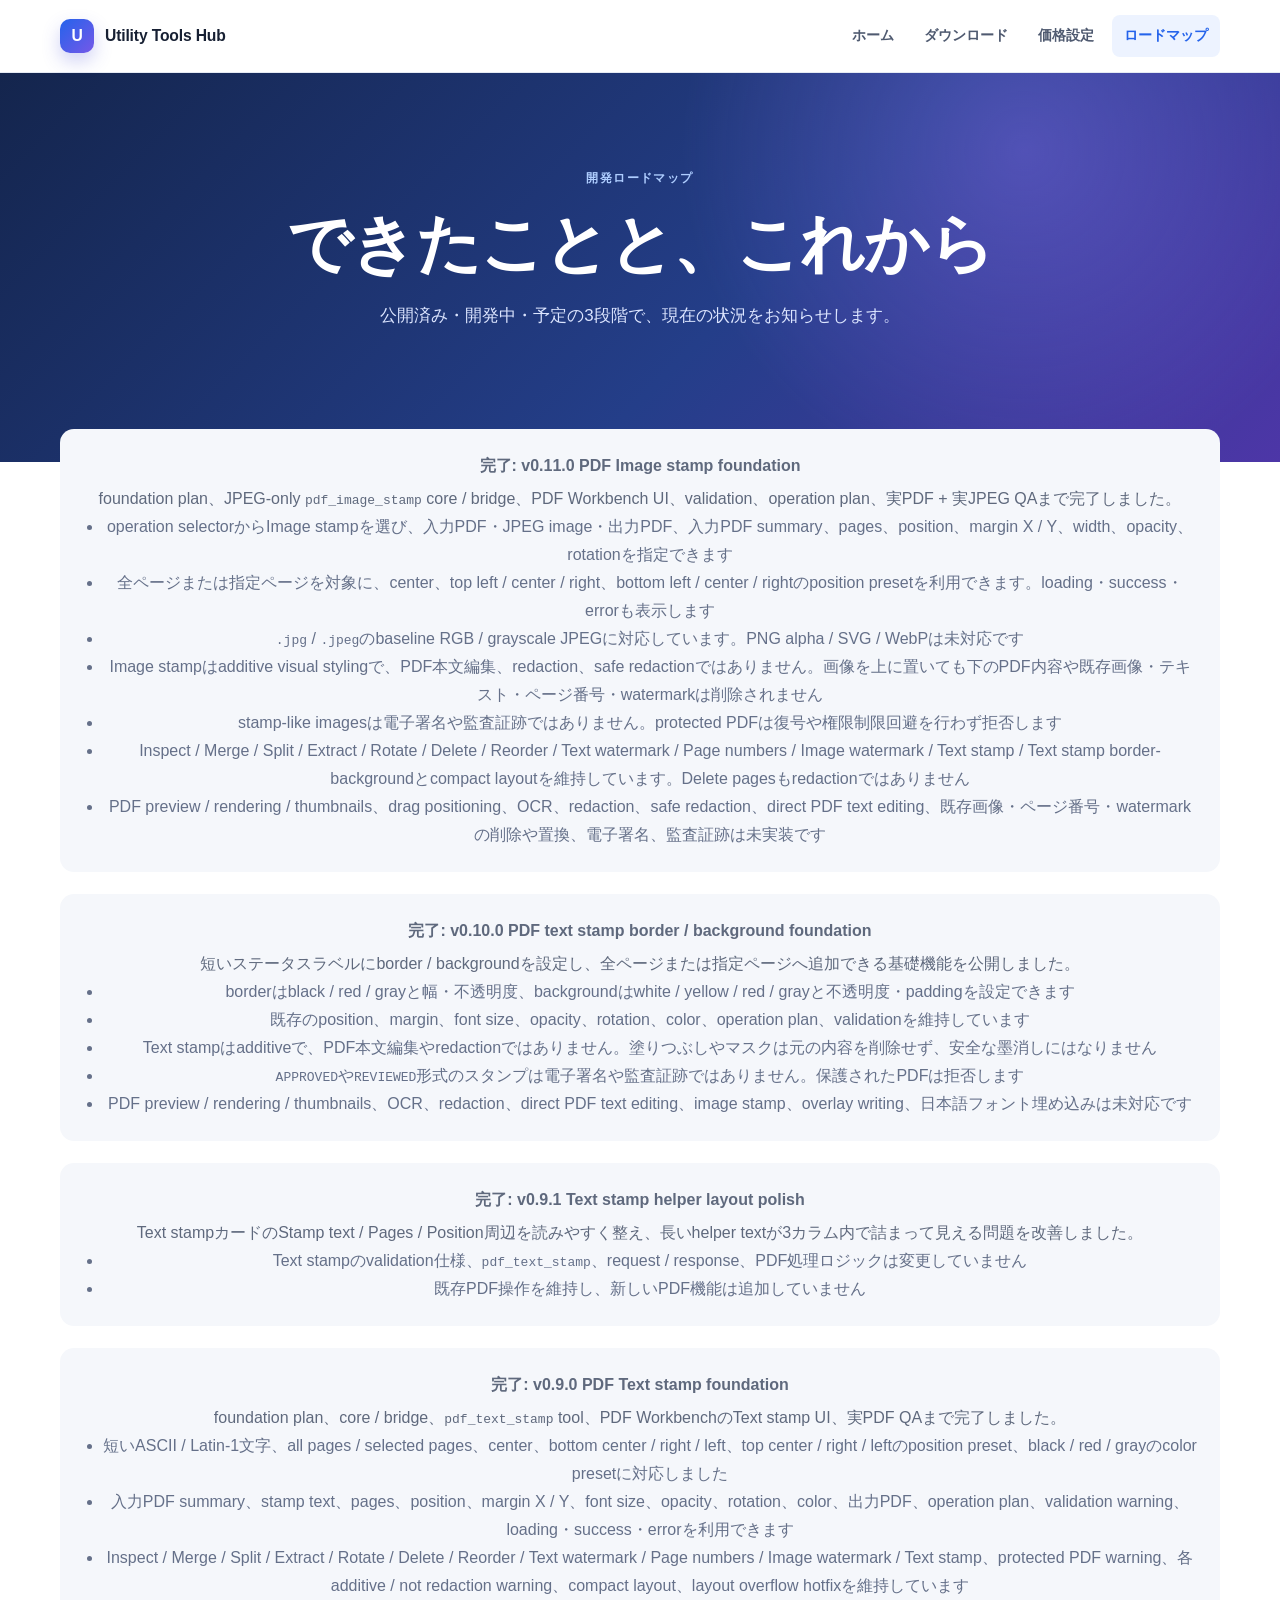
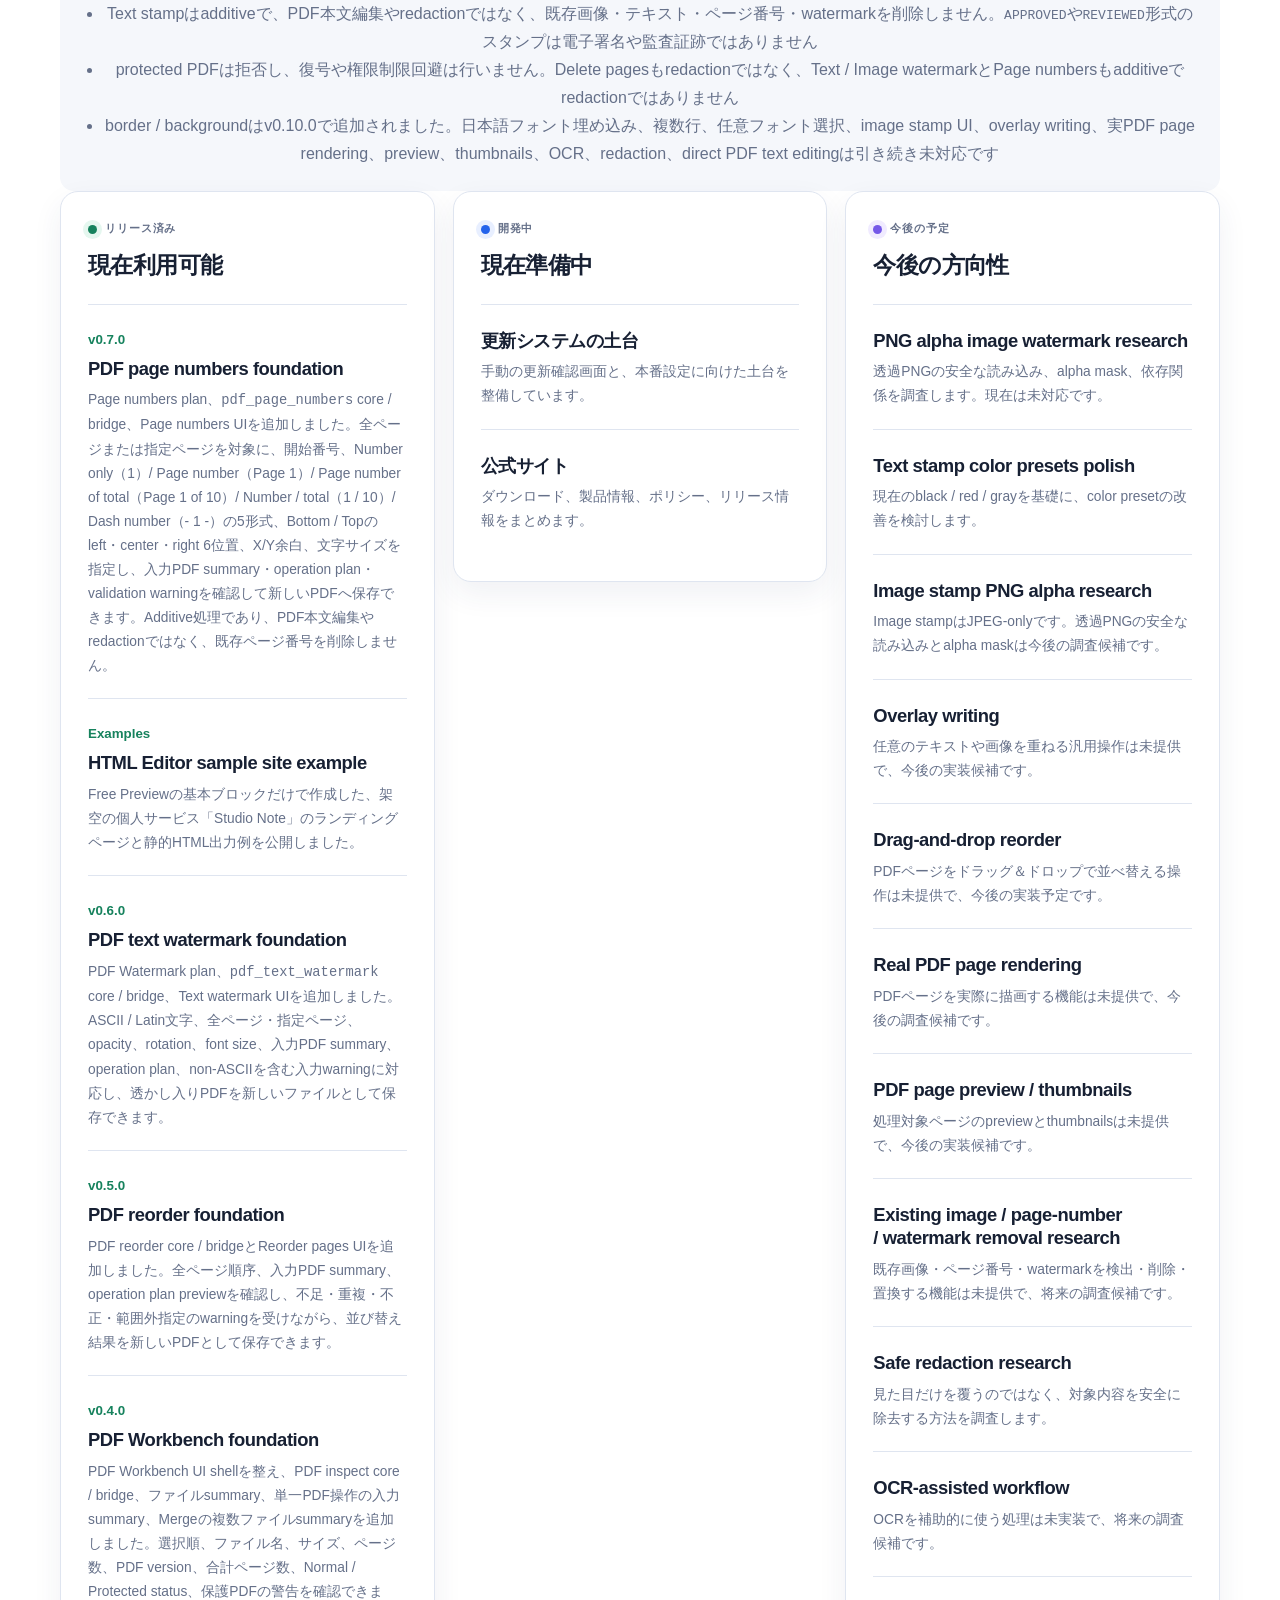
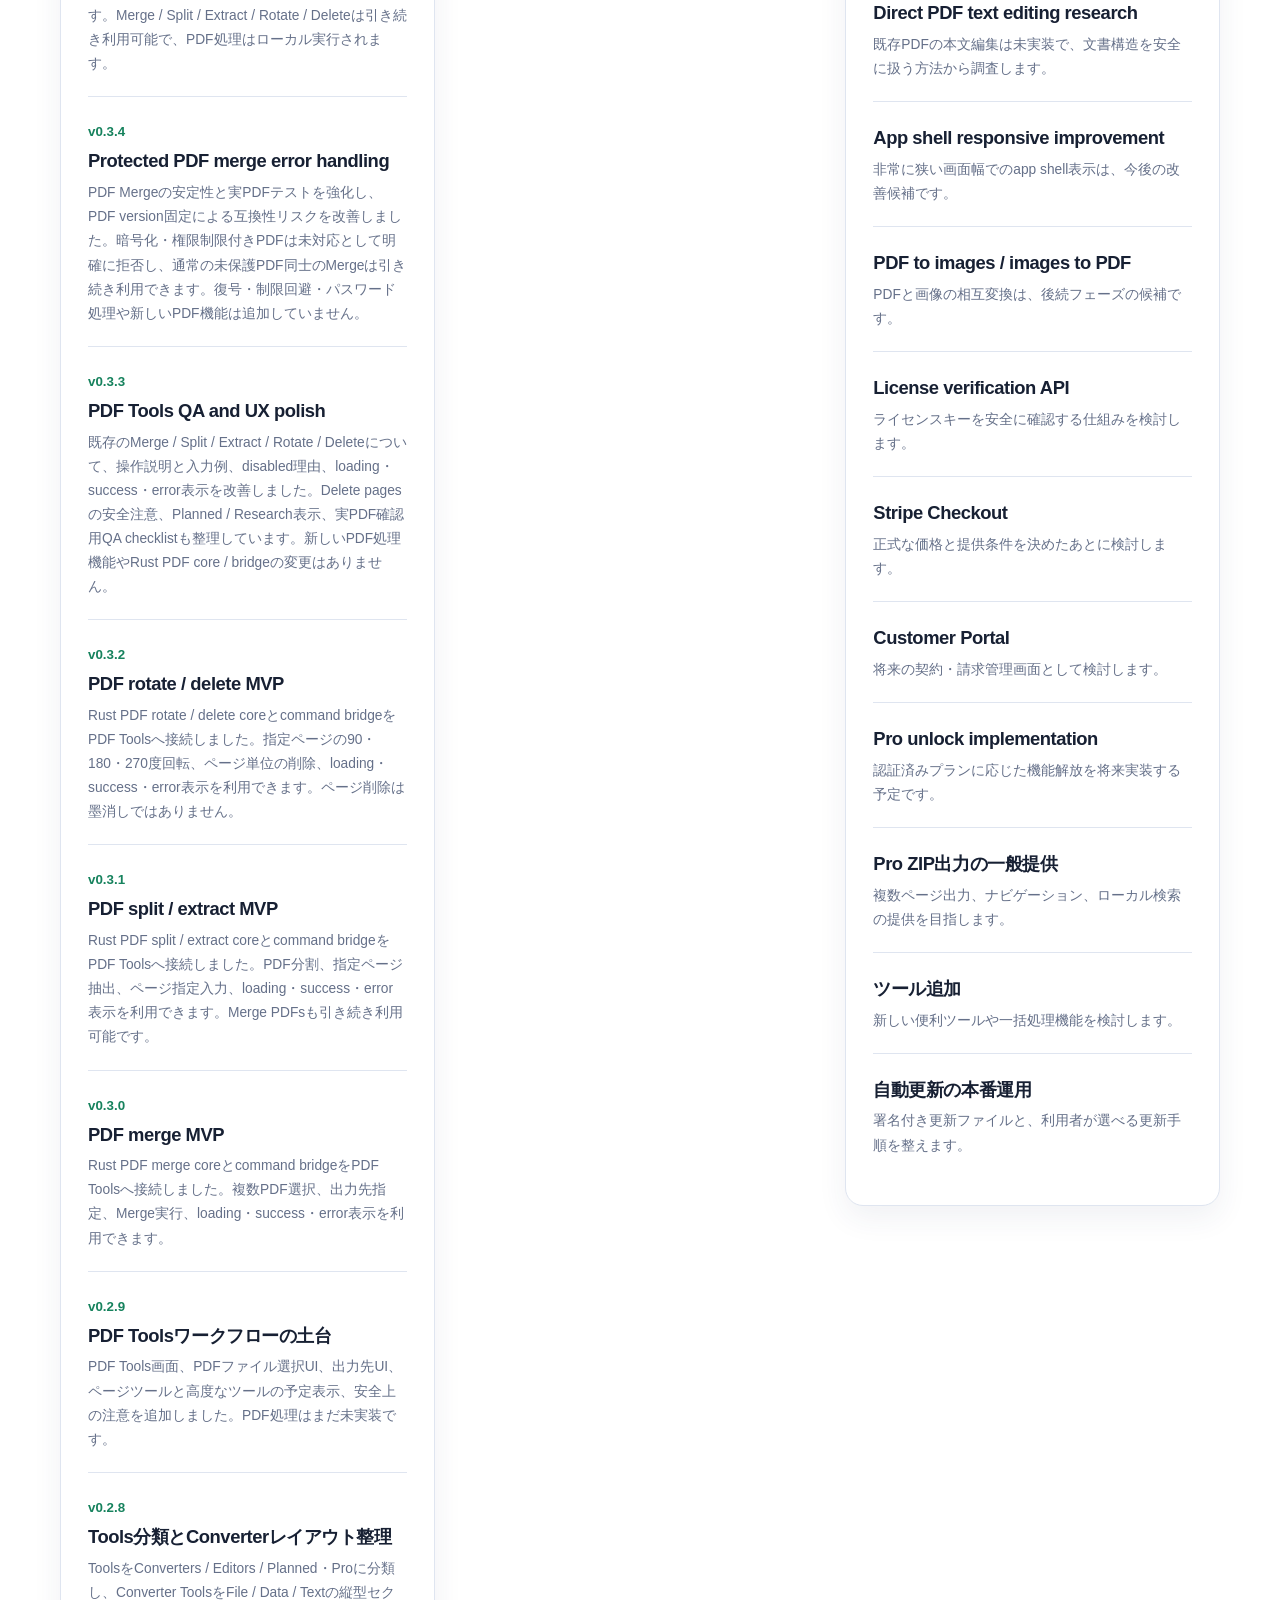
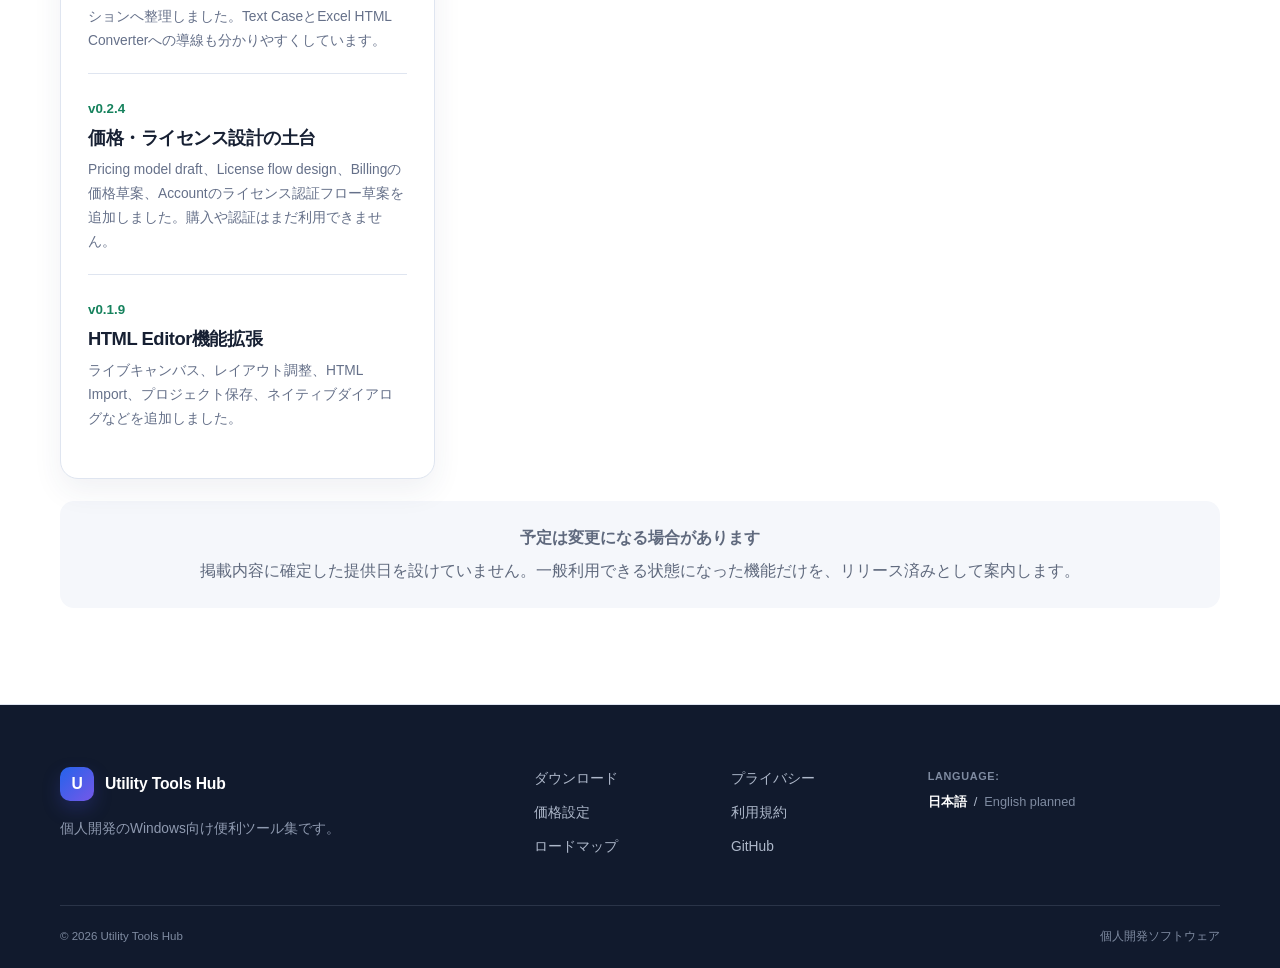
<file: roadmap.html>
<!doctype html>
<html lang="ja">
<head>
  <meta charset="utf-8">
  <meta name="viewport" content="width=device-width, initial-scale=1">
  <meta name="description" content="Utility Tools Hubのリリース済み機能、開発中の項目、今後の予定をご案内します。">
  <title>ロードマップ — Utility Tools Hub</title>
  <link rel="canonical" href="https://glaylukis-cpu.github.io/utility-tools-hub-site/roadmap.html">
  <link rel="alternate" hreflang="ja" href="https://glaylukis-cpu.github.io/utility-tools-hub-site/roadmap.html">
  <link rel="stylesheet" href="css/style.css">
</head>
<body>
  <a class="skip-link" href="#main">本文へ移動</a>
  <header class="site-header"><div class="container nav-wrap"><a class="brand" href="index.html"><span class="brand-mark">U</span><span>Utility Tools Hub</span></a><nav class="site-nav" aria-label="メインナビゲーション"><a href="index.html">ホーム</a><a href="download.html">ダウンロード</a><a href="pricing.html">価格設定</a><a href="roadmap.html" aria-current="page">ロードマップ</a></nav></div></header>
  <main id="main">
    <section class="page-hero"><div class="container narrow"><span class="eyebrow">開発ロードマップ</span><h1>できたことと、これから</h1><p>公開済み・開発中・予定の3段階で、現在の状況をお知らせします。</p></div></section>
    <section class="section section-pull-up"><div class="container">
      <div class="roadmap-disclaimer"><strong>完了: v0.11.0 PDF Image stamp foundation</strong><p>foundation plan、JPEG-only <code>pdf_image_stamp</code> core / bridge、PDF Workbench UI、validation、operation plan、実PDF + 実JPEG QAまで完了しました。</p><ul class="plain-list"><li>operation selectorからImage stampを選び、入力PDF・JPEG image・出力PDF、入力PDF summary、pages、position、margin X / Y、width、opacity、rotationを指定できます</li><li>全ページまたは指定ページを対象に、center、top left / center / right、bottom left / center / rightのposition presetを利用できます。loading・success・errorも表示します</li><li><code>.jpg</code> / <code>.jpeg</code>のbaseline RGB / grayscale JPEGに対応しています。PNG alpha / SVG / WebPは未対応です</li><li>Image stampはadditive visual stylingで、PDF本文編集、redaction、safe redactionではありません。画像を上に置いても下のPDF内容や既存画像・テキスト・ページ番号・watermarkは削除されません</li><li>stamp-like imagesは電子署名や監査証跡ではありません。protected PDFは復号や権限制限回避を行わず拒否します</li><li>Inspect / Merge / Split / Extract / Rotate / Delete / Reorder / Text watermark / Page numbers / Image watermark / Text stamp / Text stamp border-backgroundとcompact layoutを維持しています。Delete pagesもredactionではありません</li><li>PDF preview / rendering / thumbnails、drag positioning、OCR、redaction、safe redaction、direct PDF text editing、既存画像・ページ番号・watermarkの削除や置換、電子署名、監査証跡は未実装です</li></ul></div>
      <div class="roadmap-disclaimer"><strong>完了: v0.10.0 PDF text stamp border / background foundation</strong><p>短いステータスラベルにborder / backgroundを設定し、全ページまたは指定ページへ追加できる基礎機能を公開しました。</p><ul class="plain-list"><li>borderはblack / red / grayと幅・不透明度、backgroundはwhite / yellow / red / grayと不透明度・paddingを設定できます</li><li>既存のposition、margin、font size、opacity、rotation、color、operation plan、validationを維持しています</li><li>Text stampはadditiveで、PDF本文編集やredactionではありません。塗りつぶしやマスクは元の内容を削除せず、安全な墨消しにはなりません</li><li><code>APPROVED</code>や<code>REVIEWED</code>形式のスタンプは電子署名や監査証跡ではありません。保護されたPDFは拒否します</li><li>PDF preview / rendering / thumbnails、OCR、redaction、direct PDF text editing、image stamp、overlay writing、日本語フォント埋め込みは未対応です</li></ul></div>
      <div class="roadmap-disclaimer"><strong>完了: v0.9.1 Text stamp helper layout polish</strong><p>Text stampカードのStamp text / Pages / Position周辺を読みやすく整え、長いhelper textが3カラム内で詰まって見える問題を改善しました。</p><ul class="plain-list"><li>Text stampのvalidation仕様、<code>pdf_text_stamp</code>、request / response、PDF処理ロジックは変更していません</li><li>既存PDF操作を維持し、新しいPDF機能は追加していません</li></ul></div>
      <div class="roadmap-disclaimer"><strong>完了: v0.9.0 PDF Text stamp foundation</strong><p>foundation plan、core / bridge、<code>pdf_text_stamp</code> tool、PDF WorkbenchのText stamp UI、実PDF QAまで完了しました。</p><ul class="plain-list"><li>短いASCII / Latin-1文字、all pages / selected pages、center、bottom center / right / left、top center / right / leftのposition preset、black / red / grayのcolor presetに対応しました</li><li>入力PDF summary、stamp text、pages、position、margin X / Y、font size、opacity、rotation、color、出力PDF、operation plan、validation warning、loading・success・errorを利用できます</li><li>Inspect / Merge / Split / Extract / Rotate / Delete / Reorder / Text watermark / Page numbers / Image watermark / Text stamp、protected PDF warning、各additive / not redaction warning、compact layout、layout overflow hotfixを維持しています</li><li>Text stampはadditiveで、PDF本文編集やredactionではなく、既存画像・テキスト・ページ番号・watermarkを削除しません。<code>APPROVED</code>や<code>REVIEWED</code>形式のスタンプは電子署名や監査証跡ではありません</li><li>protected PDFは拒否し、復号や権限制限回避は行いません。Delete pagesもredactionではなく、Text / Image watermarkとPage numbersもadditiveでredactionではありません</li><li>border / backgroundはv0.10.0で追加されました。日本語フォント埋め込み、複数行、任意フォント選択、image stamp UI、overlay writing、実PDF page rendering、preview、thumbnails、OCR、redaction、direct PDF text editingは引き続き未対応です</li></ul></div>
      <div class="roadmap-grid">
        <article class="roadmap-column roadmap-released"><div class="roadmap-label"><span></span>リリース済み</div><h2>現在利用可能</h2><div class="roadmap-item"><small>v0.7.0</small><h3>PDF page numbers foundation</h3><p>Page numbers plan、<code>pdf_page_numbers</code> core / bridge、Page numbers UIを追加しました。全ページまたは指定ページを対象に、開始番号、Number only（1）/ Page number（Page 1）/ Page number of total（Page 1 of 10）/ Number / total（1 / 10）/ Dash number（- 1 -）の5形式、Bottom / Topのleft・center・right 6位置、X/Y余白、文字サイズを指定し、入力PDF summary・operation plan・validation warningを確認して新しいPDFへ保存できます。Additive処理であり、PDF本文編集やredactionではなく、既存ページ番号を削除しません。</p></div><div class="roadmap-item"><small>Examples</small><h3>HTML Editor sample site example</h3><p>Free Previewの基本ブロックだけで作成した、架空の個人サービス「Studio Note」のランディングページと静的HTML出力例を公開しました。</p></div><div class="roadmap-item"><small>v0.6.0</small><h3>PDF text watermark foundation</h3><p>PDF Watermark plan、<code>pdf_text_watermark</code> core / bridge、Text watermark UIを追加しました。ASCII / Latin文字、全ページ・指定ページ、opacity、rotation、font size、入力PDF summary、operation plan、non-ASCIIを含む入力warningに対応し、透かし入りPDFを新しいファイルとして保存できます。</p></div><div class="roadmap-item"><small>v0.5.0</small><h3>PDF reorder foundation</h3><p>PDF reorder core / bridgeとReorder pages UIを追加しました。全ページ順序、入力PDF summary、operation plan previewを確認し、不足・重複・不正・範囲外指定のwarningを受けながら、並び替え結果を新しいPDFとして保存できます。</p></div><div class="roadmap-item"><small>v0.4.0</small><h3>PDF Workbench foundation</h3><p>PDF Workbench UI shellを整え、PDF inspect core / bridge、ファイルsummary、単一PDF操作の入力summary、Mergeの複数ファイルsummaryを追加しました。選択順、ファイル名、サイズ、ページ数、PDF version、合計ページ数、Normal / Protected status、保護PDFの警告を確認できます。Merge / Split / Extract / Rotate / Deleteは引き続き利用可能で、PDF処理はローカル実行されます。</p></div><div class="roadmap-item"><small>v0.3.4</small><h3>Protected PDF merge error handling</h3><p>PDF Mergeの安定性と実PDFテストを強化し、PDF version固定による互換性リスクを改善しました。暗号化・権限制限付きPDFは未対応として明確に拒否し、通常の未保護PDF同士のMergeは引き続き利用できます。復号・制限回避・パスワード処理や新しいPDF機能は追加していません。</p></div><div class="roadmap-item"><small>v0.3.3</small><h3>PDF Tools QA and UX polish</h3><p>既存のMerge / Split / Extract / Rotate / Deleteについて、操作説明と入力例、disabled理由、loading・success・error表示を改善しました。Delete pagesの安全注意、Planned / Research表示、実PDF確認用QA checklistも整理しています。新しいPDF処理機能やRust PDF core / bridgeの変更はありません。</p></div><div class="roadmap-item"><small>v0.3.2</small><h3>PDF rotate / delete MVP</h3><p>Rust PDF rotate / delete coreとcommand bridgeをPDF Toolsへ接続しました。指定ページの90・180・270度回転、ページ単位の削除、loading・success・error表示を利用できます。ページ削除は墨消しではありません。</p></div><div class="roadmap-item"><small>v0.3.1</small><h3>PDF split / extract MVP</h3><p>Rust PDF split / extract coreとcommand bridgeをPDF Toolsへ接続しました。PDF分割、指定ページ抽出、ページ指定入力、loading・success・error表示を利用できます。Merge PDFsも引き続き利用可能です。</p></div><div class="roadmap-item"><small>v0.3.0</small><h3>PDF merge MVP</h3><p>Rust PDF merge coreとcommand bridgeをPDF Toolsへ接続しました。複数PDF選択、出力先指定、Merge実行、loading・success・error表示を利用できます。</p></div><div class="roadmap-item"><small>v0.2.9</small><h3>PDF Toolsワークフローの土台</h3><p>PDF Tools画面、PDFファイル選択UI、出力先UI、ページツールと高度なツールの予定表示、安全上の注意を追加しました。PDF処理はまだ未実装です。</p></div><div class="roadmap-item"><small>v0.2.8</small><h3>Tools分類とConverterレイアウト整理</h3><p>ToolsをConverters / Editors / Planned・Proに分類し、Converter ToolsをFile / Data / Textの縦型セクションへ整理しました。Text CaseとExcel HTML Converterへの導線も分かりやすくしています。</p></div><div class="roadmap-item"><small>v0.2.4</small><h3>価格・ライセンス設計の土台</h3><p>Pricing model draft、License flow design、Billingの価格草案、Accountのライセンス認証フロー草案を追加しました。購入や認証はまだ利用できません。</p></div><div class="roadmap-item"><small>v0.1.9</small><h3>HTML Editor機能拡張</h3><p>ライブキャンバス、レイアウト調整、HTML Import、プロジェクト保存、ネイティブダイアログなどを追加しました。</p></div></article>
        <article class="roadmap-column roadmap-progress"><div class="roadmap-label"><span></span>開発中</div><h2>現在準備中</h2><div class="roadmap-item"><h3>更新システムの土台</h3><p>手動の更新確認画面と、本番設定に向けた土台を整備しています。</p></div><div class="roadmap-item"><h3>公式サイト</h3><p>ダウンロード、製品情報、ポリシー、リリース情報をまとめます。</p></div></article>
        <article class="roadmap-column roadmap-planned"><div class="roadmap-label"><span></span>今後の予定</div><h2>今後の方向性</h2><div class="roadmap-item"><h3>PNG alpha image watermark research</h3><p>透過PNGの安全な読み込み、alpha mask、依存関係を調査します。現在は未対応です。</p></div><div class="roadmap-item"><h3>Text stamp color presets polish</h3><p>現在のblack / red / grayを基礎に、color presetの改善を検討します。</p></div><div class="roadmap-item"><h3>Image stamp PNG alpha research</h3><p>Image stampはJPEG-onlyです。透過PNGの安全な読み込みとalpha maskは今後の調査候補です。</p></div><div class="roadmap-item"><h3>Overlay writing</h3><p>任意のテキストや画像を重ねる汎用操作は未提供で、今後の実装候補です。</p></div><div class="roadmap-item"><h3>Drag-and-drop reorder</h3><p>PDFページをドラッグ＆ドロップで並べ替える操作は未提供で、今後の実装予定です。</p></div><div class="roadmap-item"><h3>Real PDF page rendering</h3><p>PDFページを実際に描画する機能は未提供で、今後の調査候補です。</p></div><div class="roadmap-item"><h3>PDF page preview / thumbnails</h3><p>処理対象ページのpreviewとthumbnailsは未提供で、今後の実装候補です。</p></div><div class="roadmap-item"><h3>Existing image / page-number / watermark removal research</h3><p>既存画像・ページ番号・watermarkを検出・削除・置換する機能は未提供で、将来の調査候補です。</p></div><div class="roadmap-item"><h3>Safe redaction research</h3><p>見た目だけを覆うのではなく、対象内容を安全に除去する方法を調査します。</p></div><div class="roadmap-item"><h3>OCR-assisted workflow</h3><p>OCRを補助的に使う処理は未実装で、将来の調査候補です。</p></div><div class="roadmap-item"><h3>Direct PDF text editing research</h3><p>既存PDFの本文編集は未実装で、文書構造を安全に扱う方法から調査します。</p></div><div class="roadmap-item"><h3>App shell responsive improvement</h3><p>非常に狭い画面幅でのapp shell表示は、今後の改善候補です。</p></div><div class="roadmap-item"><h3>PDF to images / images to PDF</h3><p>PDFと画像の相互変換は、後続フェーズの候補です。</p></div><div class="roadmap-item"><h3>License verification API</h3><p>ライセンスキーを安全に確認する仕組みを検討します。</p></div><div class="roadmap-item"><h3>Stripe Checkout</h3><p>正式な価格と提供条件を決めたあとに検討します。</p></div><div class="roadmap-item"><h3>Customer Portal</h3><p>将来の契約・請求管理画面として検討します。</p></div><div class="roadmap-item"><h3>Pro unlock implementation</h3><p>認証済みプランに応じた機能解放を将来実装する予定です。</p></div><div class="roadmap-item"><h3>Pro ZIP出力の一般提供</h3><p>複数ページ出力、ナビゲーション、ローカル検索の提供を目指します。</p></div><div class="roadmap-item"><h3>ツール追加</h3><p>新しい便利ツールや一括処理機能を検討します。</p></div><div class="roadmap-item"><h3>自動更新の本番運用</h3><p>署名付き更新ファイルと、利用者が選べる更新手順を整えます。</p></div></article>
      </div>
      <div class="roadmap-disclaimer"><strong>予定は変更になる場合があります</strong><p>掲載内容に確定した提供日を設けていません。一般利用できる状態になった機能だけを、リリース済みとして案内します。</p></div>
    </div></section>
  </main>
  <footer class="site-footer"><div class="container footer-grid"><div><a class="brand footer-brand" href="index.html"><span class="brand-mark">U</span><span>Utility Tools Hub</span></a><p>個人開発のWindows向け便利ツール集です。</p></div><div class="footer-links"><a href="download.html">ダウンロード</a><a href="pricing.html">価格設定</a><a href="roadmap.html">ロードマップ</a></div><div class="footer-links"><a href="privacy.html">プライバシー</a><a href="terms.html">利用規約</a><a href="https://github.com/glaylukis-cpu/utility-tools-hub">GitHub</a></div><div class="language-switcher" aria-label="表示言語"><span class="language-label">Language:</span><span class="language-current" lang="ja" aria-current="true">日本語</span><span aria-hidden="true">/</span><span class="language-planned" lang="en">English planned</span></div></div><div class="container footer-bottom"><span>© 2026 Utility Tools Hub</span><span>個人開発ソフトウェア</span></div></footer>
</body>
</html>
</file>
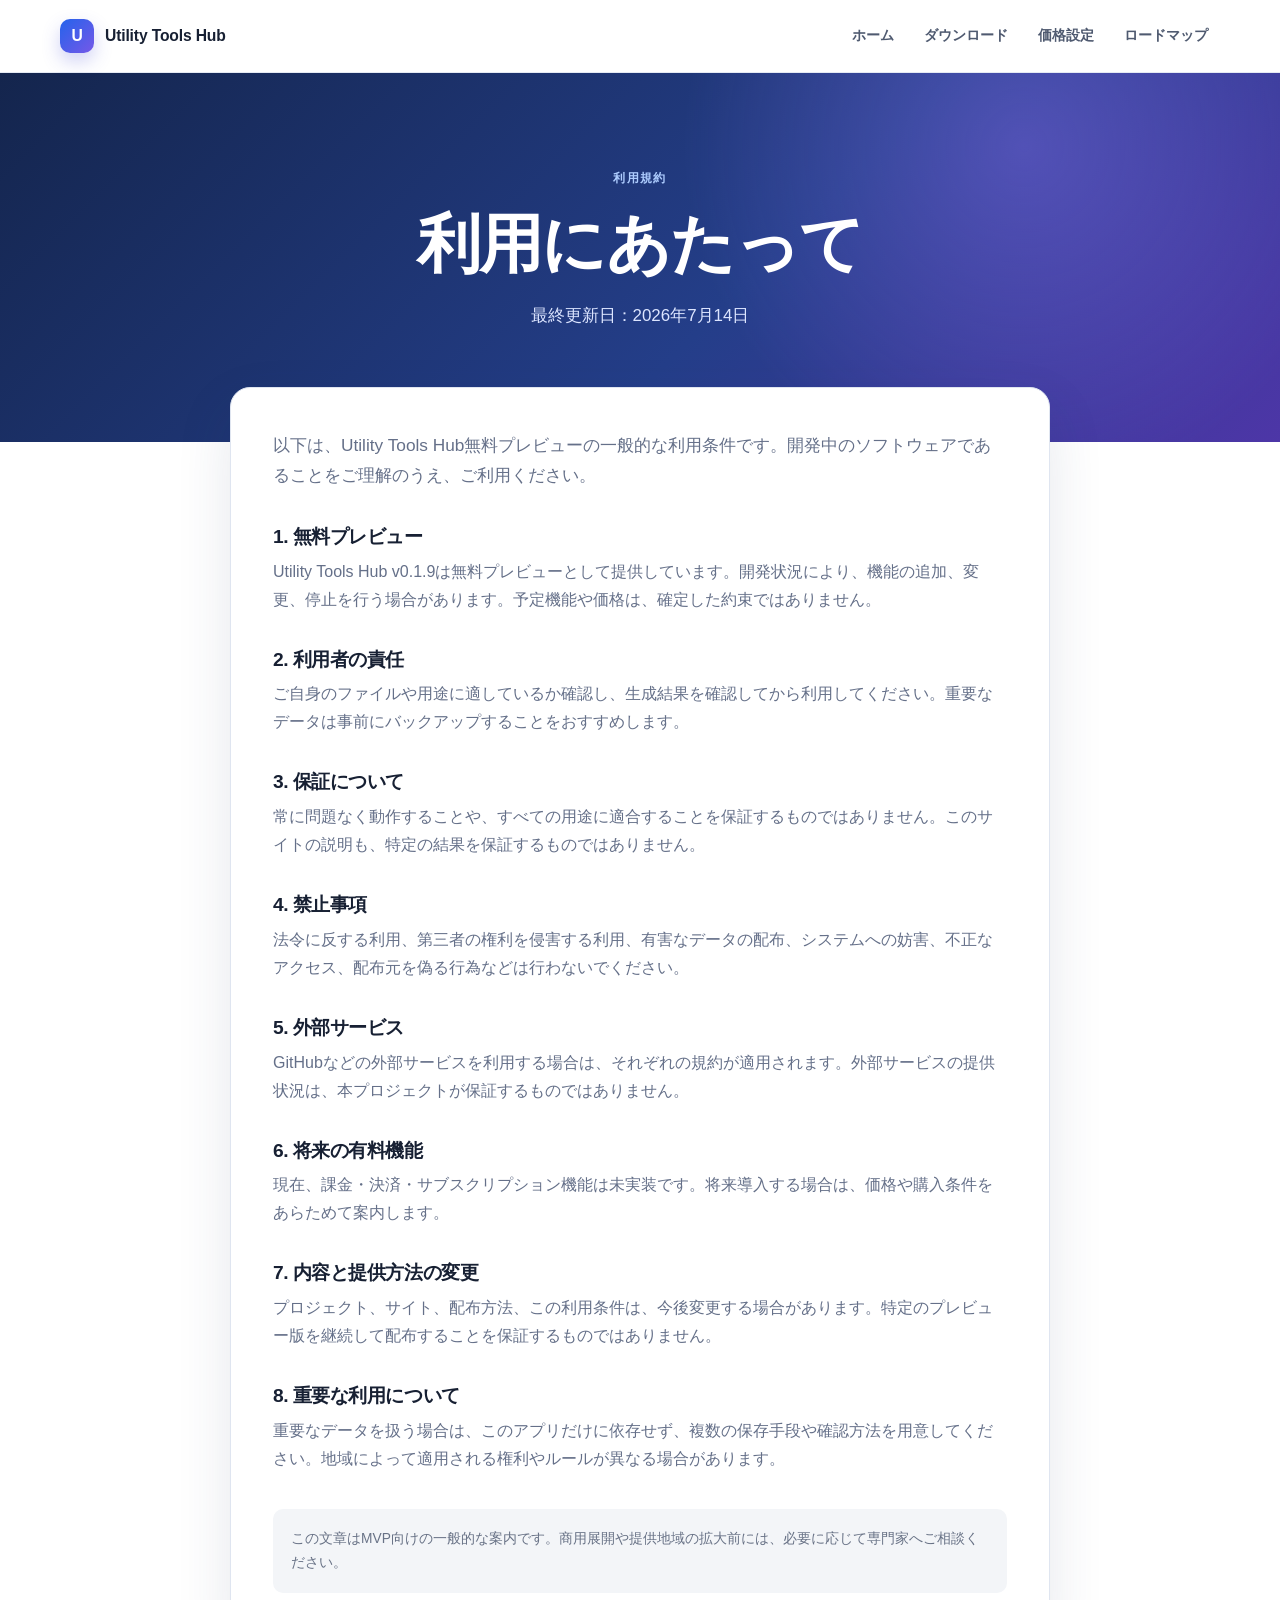
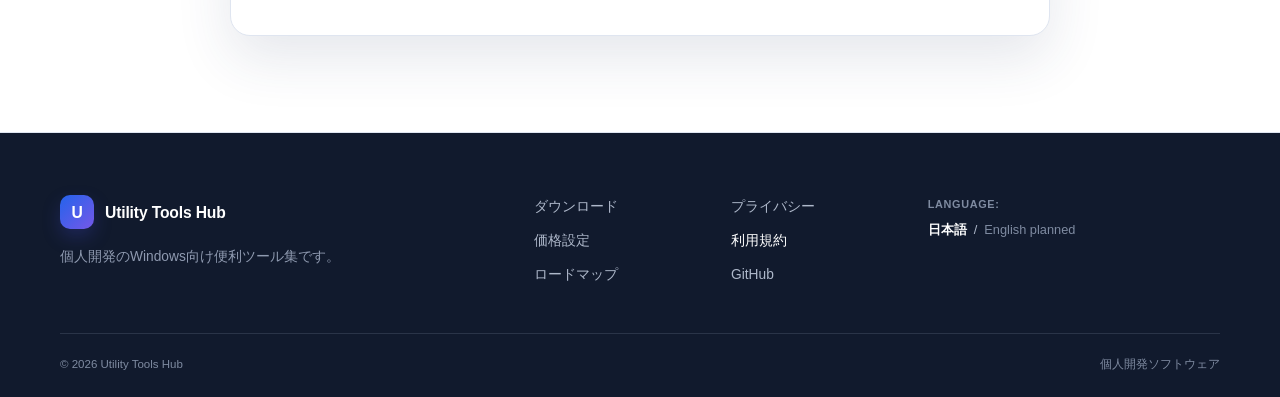
<file: terms.html>
<!doctype html>
<html lang="ja">
<head>
  <meta charset="utf-8">
  <meta name="viewport" content="width=device-width, initial-scale=1">
  <meta name="description" content="Utility Tools Hub無料プレビューの一般的な利用条件です。">
  <title>利用規約 — Utility Tools Hub</title>
  <link rel="canonical" href="https://glaylukis-cpu.github.io/utility-tools-hub-site/terms.html">
  <link rel="alternate" hreflang="ja" href="https://glaylukis-cpu.github.io/utility-tools-hub-site/terms.html">
  <link rel="stylesheet" href="css/style.css">
</head>
<body>
  <a class="skip-link" href="#main">本文へ移動</a>
  <header class="site-header"><div class="container nav-wrap"><a class="brand" href="index.html"><span class="brand-mark">U</span><span>Utility Tools Hub</span></a><nav class="site-nav" aria-label="メインナビゲーション"><a href="index.html">ホーム</a><a href="download.html">ダウンロード</a><a href="pricing.html">価格設定</a><a href="roadmap.html">ロードマップ</a></nav></div></header>
  <main id="main">
    <section class="page-hero page-hero-small"><div class="container legal-container"><span class="eyebrow">利用規約</span><h1>利用にあたって</h1><p>最終更新日：2026年7月14日</p></div></section>
    <section class="section section-pull-up"><article class="container legal-container legal-card">
      <p class="legal-intro">以下は、Utility Tools Hub無料プレビューの一般的な利用条件です。開発中のソフトウェアであることをご理解のうえ、ご利用ください。</p>
      <h2>1. 無料プレビュー</h2><p>Utility Tools Hub v0.1.9は無料プレビューとして提供しています。開発状況により、機能の追加、変更、停止を行う場合があります。予定機能や価格は、確定した約束ではありません。</p>
      <h2>2. 利用者の責任</h2><p>ご自身のファイルや用途に適しているか確認し、生成結果を確認してから利用してください。重要なデータは事前にバックアップすることをおすすめします。</p>
      <h2>3. 保証について</h2><p>常に問題なく動作することや、すべての用途に適合することを保証するものではありません。このサイトの説明も、特定の結果を保証するものではありません。</p>
      <h2>4. 禁止事項</h2><p>法令に反する利用、第三者の権利を侵害する利用、有害なデータの配布、システムへの妨害、不正なアクセス、配布元を偽る行為などは行わないでください。</p>
      <h2>5. 外部サービス</h2><p>GitHubなどの外部サービスを利用する場合は、それぞれの規約が適用されます。外部サービスの提供状況は、本プロジェクトが保証するものではありません。</p>
      <h2>6. 将来の有料機能</h2><p>現在、課金・決済・サブスクリプション機能は未実装です。将来導入する場合は、価格や購入条件をあらためて案内します。</p>
      <h2>7. 内容と提供方法の変更</h2><p>プロジェクト、サイト、配布方法、この利用条件は、今後変更する場合があります。特定のプレビュー版を継続して配布することを保証するものではありません。</p>
      <h2>8. 重要な利用について</h2><p>重要なデータを扱う場合は、このアプリだけに依存せず、複数の保存手段や確認方法を用意してください。地域によって適用される権利やルールが異なる場合があります。</p>
      <div class="legal-note">この文章はMVP向けの一般的な案内です。商用展開や提供地域の拡大前には、必要に応じて専門家へご相談ください。</div>
    </article></section>
  </main>
  <footer class="site-footer"><div class="container footer-grid"><div><a class="brand footer-brand" href="index.html"><span class="brand-mark">U</span><span>Utility Tools Hub</span></a><p>個人開発のWindows向け便利ツール集です。</p></div><div class="footer-links"><a href="download.html">ダウンロード</a><a href="pricing.html">価格設定</a><a href="roadmap.html">ロードマップ</a></div><div class="footer-links"><a href="privacy.html">プライバシー</a><a href="terms.html" aria-current="page">利用規約</a><a href="https://github.com/glaylukis-cpu/utility-tools-hub">GitHub</a></div><div class="language-switcher" aria-label="表示言語"><span class="language-label">Language:</span><span class="language-current" lang="ja" aria-current="true">日本語</span><span aria-hidden="true">/</span><span class="language-planned" lang="en">English planned</span></div></div><div class="container footer-bottom"><span>© 2026 Utility Tools Hub</span><span>個人開発ソフトウェア</span></div></footer>
</body>
</html>
</file>
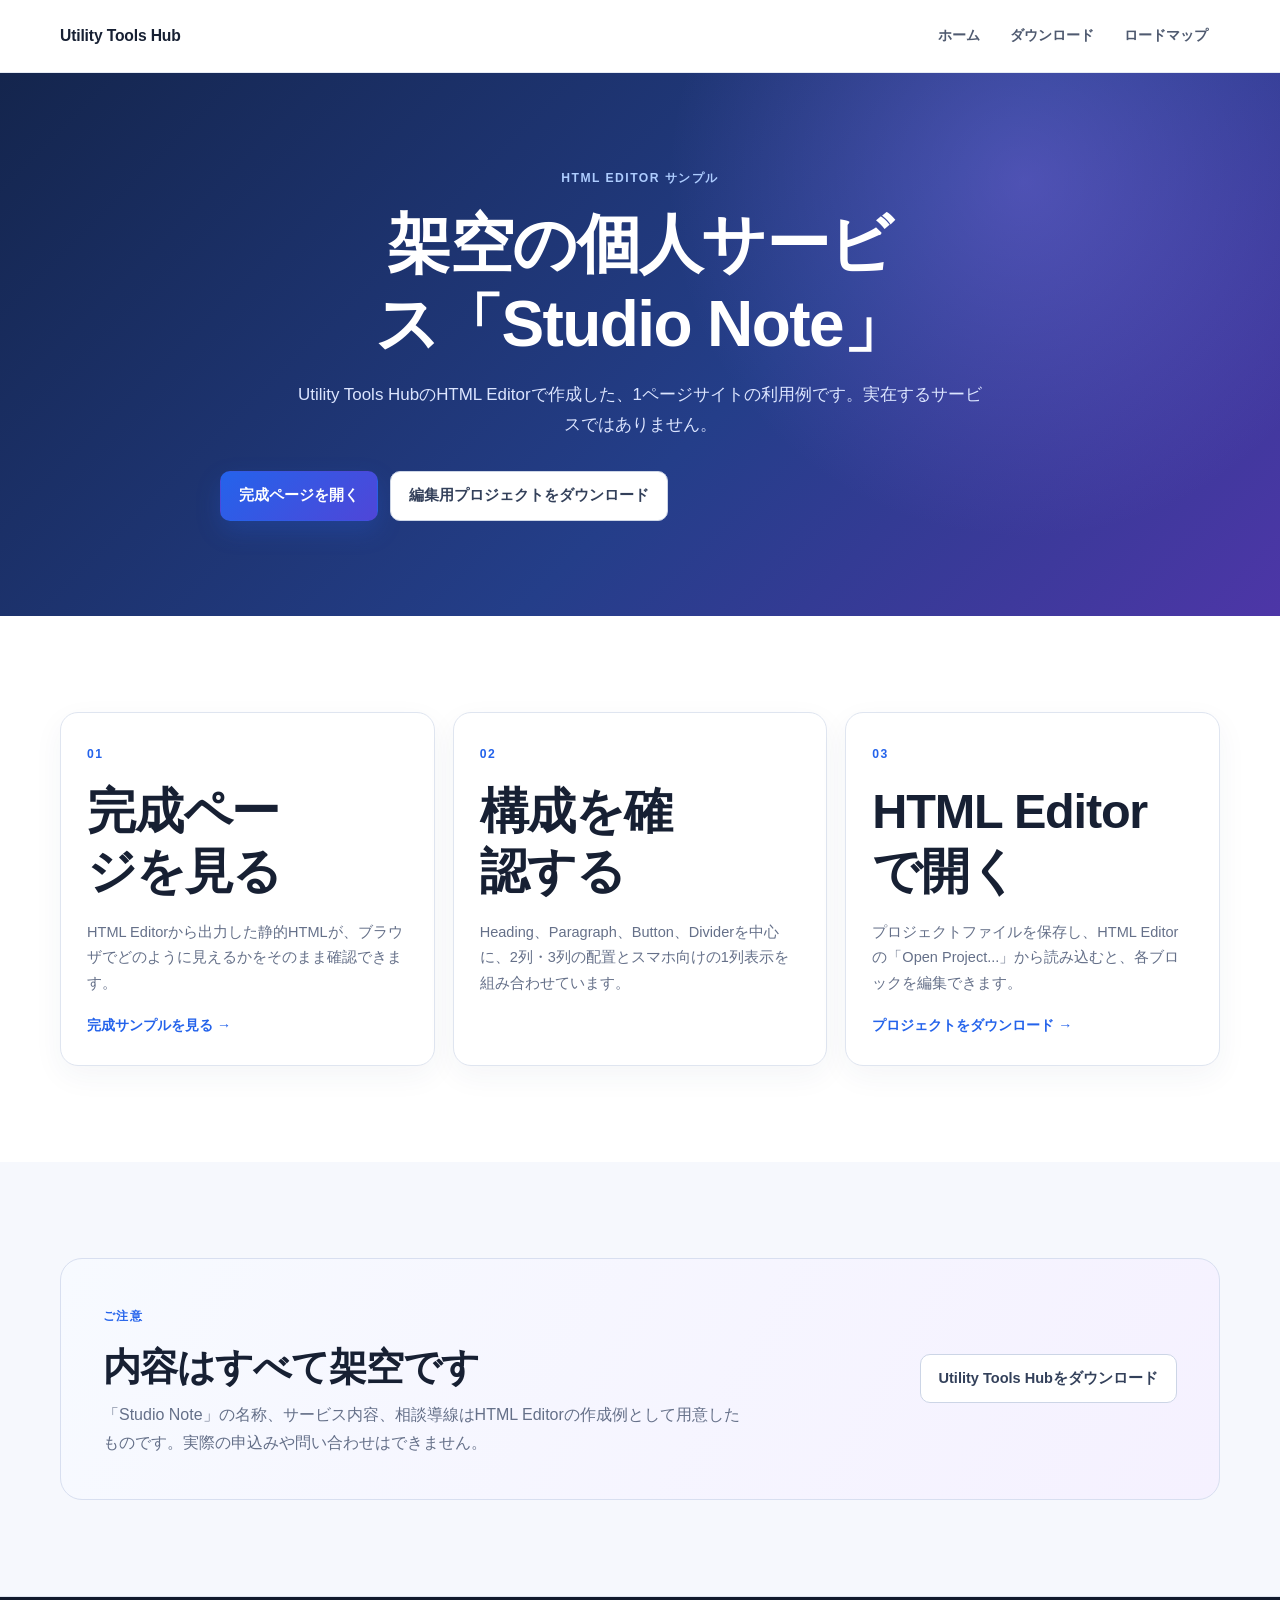
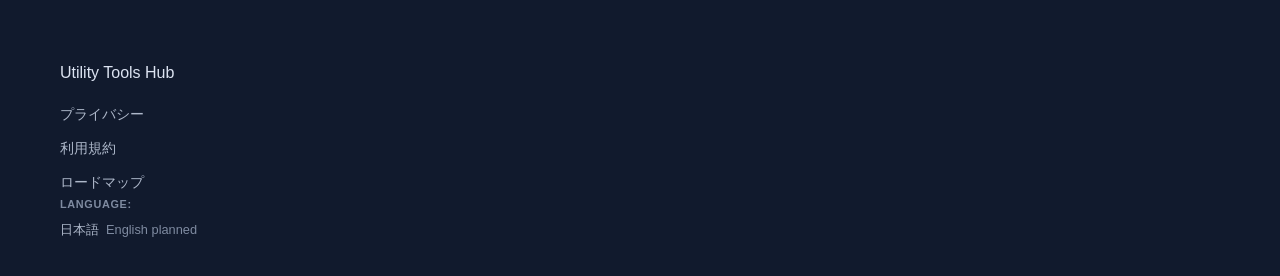
<file: examples/studio-note/guide.html>
<!doctype html>
<html lang="ja">
<head>
  <meta charset="utf-8">
  <meta name="viewport" content="width=device-width, initial-scale=1">
  <meta name="description" content="Utility Tools HubのHTML Editorで作成した架空サイト Studio Note のサンプル案内です。">
  <link rel="canonical" href="https://glaylukis-cpu.github.io/utility-tools-hub-site/examples/studio-note/guide.html">
  <link rel="alternate" hreflang="ja" href="https://glaylukis-cpu.github.io/utility-tools-hub-site/examples/studio-note/guide.html">
  <link rel="stylesheet" href="../../css/style.css">
  <title>Studio Note サンプル | Utility Tools Hub</title>
</head>
<body>
  <header class="site-header">
    <div class="container nav-wrap">
      <a class="brand" href="../../index.html">Utility Tools Hub</a>
      <nav class="site-nav" aria-label="メインナビゲーション">
        <a href="../../index.html">ホーム</a>
        <a href="../../download.html">ダウンロード</a>
        <a href="../../roadmap.html">ロードマップ</a>
      </nav>
    </div>
  </header>

  <main>
    <section class="page-hero page-hero-small">
      <div class="container narrow">
        <span class="eyebrow">HTML Editor サンプル</span>
        <h1>架空の個人サービス「Studio Note」</h1>
        <p>Utility Tools HubのHTML Editorで作成した、1ページサイトの利用例です。実在するサービスではありません。</p>
        <div class="button-row">
          <a class="button button-primary" href="index.html">完成ページを開く</a>
          <a class="button button-secondary" href="studio-note.uth-html-editor.json" download>編集用プロジェクトをダウンロード</a>
        </div>
      </div>
    </section>

    <section class="section">
      <div class="container card-grid three-col">
        <article class="feature-card">
          <span class="eyebrow">01</span>
          <h2>完成ページを見る</h2>
          <p>HTML Editorから出力した静的HTMLが、ブラウザでどのように見えるかをそのまま確認できます。</p>
          <a class="text-link" href="index.html">完成サンプルを見る →</a>
        </article>
        <article class="feature-card">
          <span class="eyebrow">02</span>
          <h2>構成を確認する</h2>
          <p>Heading、Paragraph、Button、Dividerを中心に、2列・3列の配置とスマホ向けの1列表示を組み合わせています。</p>
        </article>
        <article class="feature-card">
          <span class="eyebrow">03</span>
          <h2>HTML Editorで開く</h2>
          <p>プロジェクトファイルを保存し、HTML Editorの「Open Project...」から読み込むと、各ブロックを編集できます。</p>
          <a class="text-link" href="studio-note.uth-html-editor.json" download>プロジェクトをダウンロード →</a>
        </article>
      </div>
    </section>

    <section class="section section-tint">
      <div class="container release-card">
        <div>
          <span class="eyebrow">ご注意</span>
          <h2>内容はすべて架空です</h2>
          <p>「Studio Note」の名称、サービス内容、相談導線はHTML Editorの作成例として用意したものです。実際の申込みや問い合わせはできません。</p>
        </div>
        <a class="button button-secondary" href="../../download.html">Utility Tools Hubをダウンロード</a>
      </div>
    </section>
  </main>

  <footer class="site-footer">
    <div class="container footer-wrap">
      <p>Utility Tools Hub</p>
      <div class="footer-links"><a href="../../privacy.html">プライバシー</a><a href="../../terms.html">利用規約</a><a href="../../roadmap.html">ロードマップ</a></div>
      <p class="language-switcher"><span class="language-label">Language:</span> <span aria-current="page">日本語</span> <span class="language-planned">English planned</span></p>
    </div>
  </footer>
</body>
</html>
</file>
<file: css/style.css>
:root {
  --ink: #172033;
  --muted: #657089;
  --line: #dfe5f0;
  --surface: #ffffff;
  --surface-soft: #f6f8fd;
  --blue: #2463eb;
  --blue-dark: #1847b8;
  --purple: #7558e8;
  --green: #16825d;
  --amber: #9a6410;
  --shadow: 0 22px 55px rgba(40, 57, 96, .12);
  --radius: 18px;
}

* { box-sizing: border-box; }
html { scroll-behavior: smooth; }
body { margin: 0; color: var(--ink); background: var(--surface); font-family: -apple-system, BlinkMacSystemFont, "Segoe UI", "Yu Gothic UI", "Yu Gothic", "Hiragino Kaku Gothic ProN", Meiryo, sans-serif; line-height: 1.75; overflow-wrap: anywhere; -webkit-font-smoothing: antialiased; }
a { color: inherit; }
img { display: block; max-width: 100%; }
button, input { font: inherit; }
h1, h2, h3, p { margin-top: 0; }
h1, h2, h3 { line-height: 1.24; letter-spacing: -.025em; text-wrap: balance; }
h1 { font-size: clamp(2.6rem, 5.2vw, 4.6rem); margin-bottom: 24px; }
h2 { font-size: clamp(2rem, 3.8vw, 3.25rem); margin-bottom: 18px; }
h3 { font-size: 1.15rem; }

.container { width: min(1160px, calc(100% - 40px)); margin-inline: auto; }
.narrow { width: min(840px, calc(100% - 40px)); }
.skip-link { position: fixed; z-index: 100; top: 10px; left: 10px; padding: 10px 14px; border-radius: 8px; color: #fff; background: var(--ink); transform: translateY(-150%); }
.skip-link:focus { transform: translateY(0); }

.site-header { position: sticky; z-index: 20; top: 0; border-bottom: 1px solid rgba(223, 229, 240, .8); background: rgba(255, 255, 255, .94); backdrop-filter: blur(14px); }
.nav-wrap { min-height: 72px; display: flex; align-items: center; justify-content: space-between; gap: 28px; }
.brand { display: inline-flex; align-items: center; gap: 11px; color: var(--ink); font-size: .98rem; font-weight: 750; text-decoration: none; letter-spacing: -.01em; }
.brand-mark { width: 34px; height: 34px; display: inline-grid; place-items: center; border-radius: 10px; color: #fff; background: linear-gradient(135deg, var(--blue), var(--purple)); box-shadow: 0 8px 18px rgba(67, 76, 214, .25); }
.site-nav { display: flex; align-items: center; gap: 6px; }
.site-nav a { padding: 8px 12px; border-radius: 8px; color: #4f5a70; font-size: .9rem; font-weight: 600; text-decoration: none; }
.site-nav a:hover, .site-nav a[aria-current="page"] { color: var(--blue); background: #edf3ff; }

.hero { overflow: hidden; padding: 104px 0 94px; background: radial-gradient(circle at 82% 18%, rgba(117, 88, 232, .14), transparent 30%), radial-gradient(circle at 12% 20%, rgba(36, 99, 235, .1), transparent 24%), linear-gradient(#fff, #fbfcff); }
.hero-grid { display: grid; grid-template-columns: 1.02fr .98fr; align-items: center; gap: 72px; }
.eyebrow { display: inline-block; margin-bottom: 16px; color: var(--blue); font-size: .76rem; font-weight: 800; letter-spacing: .12em; text-transform: uppercase; }
.hero h1 { max-width: 680px; font-size: clamp(2.75rem, 5vw, 4.35rem); line-height: 1.18; letter-spacing: -.05em; word-break: keep-all; overflow-wrap: normal; text-wrap: balance; }
.hero-copy, .lead { max-width: 650px; color: var(--muted); font-size: 1.08rem; line-height: 1.9; text-wrap: pretty; }
.button-row { display: flex; flex-wrap: wrap; gap: 12px; margin-top: 32px; }
.button { min-height: 46px; display: inline-flex; align-items: center; justify-content: center; padding: 11px 18px; border: 1px solid transparent; border-radius: 10px; font-size: .91rem; font-weight: 750; text-align: center; text-decoration: none; transition: transform .15s ease, box-shadow .15s ease, background .15s ease; }
.button:hover { transform: translateY(-1px); }
.button-primary { color: #fff; background: linear-gradient(135deg, var(--blue), #4f46d8); box-shadow: 0 10px 24px rgba(36, 99, 235, .22); }
.button-primary:hover { box-shadow: 0 14px 30px rgba(36, 99, 235, .3); }
.button-secondary { border-color: #ccd5e6; color: #33405a; background: #fff; }
.button-secondary:hover { border-color: #aebbd2; background: #f8faff; }
.button-full { width: 100%; }
.button-disabled { width: 100%; color: #7b8496; background: #eef1f6; cursor: not-allowed; }
.microcopy { margin: 16px 0 0; color: #7a8499; font-size: .78rem; }

.product-window { overflow: hidden; border: 1px solid rgba(203, 212, 232, .9); border-radius: 22px; background: #fff; box-shadow: 0 35px 80px rgba(41, 54, 100, .18); transform: perspective(1200px) rotateY(-2deg) rotateX(1deg); }
.product-screenshot-frame { margin: 0; }
.product-screenshot { width: 100%; max-width: 100%; height: auto; object-fit: contain; object-position: top; background: #f7f9fd; }
.window-bar { height: 42px; display: flex; align-items: center; gap: 7px; padding: 0 15px; border-bottom: 1px solid #e5e9f2; background: #fafbfe; }
.window-bar span { width: 9px; height: 9px; border-radius: 50%; background: #d2d8e4; }
.window-bar span:first-child { background: #ff8b82; }
.window-bar span:nth-child(2) { background: #ffd16b; }
.window-bar span:nth-child(3) { background: #67d49c; }
.window-bar small { margin-left: auto; color: #8a93a6; font-size: .68rem; }
.window-content { min-height: 390px; display: grid; grid-template-columns: 92px 1fr; }
.mini-sidebar { display: flex; flex-direction: column; align-items: center; gap: 15px; padding: 22px 15px; color: #fff; background: #18223a; }
.mini-sidebar b { margin-bottom: 18px; font-size: .8rem; }
.mini-sidebar span { width: 42px; height: 7px; border-radius: 8px; background: #43506b; }
.mini-sidebar .active-line { background: #7595ff; }
.mini-main { padding: 30px 25px; background: #f7f9fd; }
.mini-heading { width: 38%; height: 15px; margin-bottom: 25px; border-radius: 8px; background: #cfd7e7; }
.tool-row { display: grid; grid-template-columns: 42px 1fr auto; align-items: center; gap: 12px; margin-bottom: 13px; padding: 16px; border: 1px solid #e3e8f2; border-radius: 12px; background: #fff; box-shadow: 0 6px 16px rgba(62, 74, 112, .06); }
.tool-row i { width: 42px; height: 42px; display: grid; place-items: center; border-radius: 10px; color: #335fd2; background: #eaf0ff; font-size: .74rem; font-style: normal; font-weight: 800; }
.tool-row b, .tool-row span { display: block; }
.tool-row b { font-size: .74rem; }
.tool-row span { margin-top: 3px; color: #8a93a6; font-size: .61rem; }
.tool-row em { padding: 4px 7px; border-radius: 10px; color: #2a7d5c; background: #e7f7ef; font-size: .55rem; font-style: normal; font-weight: 700; }

.trust-strip { border-block: 1px solid var(--line); background: #fff; }
.trust-grid { display: grid; grid-template-columns: repeat(3, 1fr); }
.trust-grid div { padding: 26px 32px; border-right: 1px solid var(--line); }
.trust-grid div:last-child { border-right: 0; }
.trust-grid strong, .trust-grid span { display: block; }
.trust-grid strong { font-size: .92rem; }
.trust-grid span { margin-top: 3px; color: var(--muted); font-size: .77rem; }

.section { padding: 96px 0; }
.section-compact { padding-top: 72px; }
.section-tint { background: var(--surface-soft); }
.section-heading { max-width: 720px; margin: 0 auto 46px; text-align: center; }
.section-heading p { color: var(--muted); }
.card-grid { display: grid; gap: 18px; }
.three-col { grid-template-columns: repeat(3, 1fr); }
.feature-card { position: relative; min-height: 250px; padding: 26px; border: 1px solid var(--line); border-radius: var(--radius); background: #fff; box-shadow: 0 10px 30px rgba(40, 57, 96, .05); }
.feature-card h3 { margin: 22px 0 10px; }
.feature-card p { color: var(--muted); font-size: .91rem; }
.feature-card-muted { background: linear-gradient(145deg, #fafbff, #f5f1ff); }
.icon-chip { width: 43px; height: 43px; display: grid; place-items: center; border-radius: 11px; color: var(--blue); background: #edf3ff; font-size: .75rem; font-weight: 800; }
.status { display: inline-flex; align-items: center; width: fit-content; padding: 4px 9px; border-radius: 99px; font-size: .66rem; font-weight: 800; letter-spacing: .04em; text-transform: uppercase; }
.status-free { color: var(--green); background: #e6f7ef; }
.status-preview { color: var(--blue); background: #eaf0ff; }
.status-planned { color: #6646c8; background: #f0ebff; }
.status-neutral { color: #5e687c; background: #eef1f5; }
.text-link { color: var(--blue); font-size: .88rem; font-weight: 750; text-decoration: none; }
.text-link:hover { text-decoration: underline; }

.split-layout { display: grid; grid-template-columns: .86fr 1.14fr; align-items: center; gap: 70px; }
.check-list { display: grid; gap: 10px; padding: 0; list-style: none; }
.check-list li { position: relative; padding-left: 28px; color: #4e5a71; }
.check-list li::before { content: "✓"; position: absolute; left: 0; top: 1px; width: 19px; height: 19px; display: grid; place-items: center; border-radius: 50%; color: #fff; background: var(--green); font-size: .68rem; font-weight: 900; }
.planned-note { display: grid; gap: 4px; margin-top: 26px; padding: 18px; border: 1px solid #dcd2ff; border-radius: 12px; color: #584492; background: #f5f1ff; font-size: .87rem; }
.editor-illustration { overflow: hidden; border: 1px solid #dce2ee; border-radius: 18px; background: #fff; box-shadow: var(--shadow); }
.editor-screenshot-frame { margin: 0; }
.editor-screenshot { width: 100%; max-width: 100%; height: auto; object-fit: contain; object-position: top; background: #f5f7fb; }
.editor-top { display: flex; justify-content: center; gap: 6px; padding: 10px; border-bottom: 1px solid #e5e9f2; }
.editor-top span { padding: 5px 9px; border-radius: 6px; color: #71809a; background: #f2f4f8; font-size: .55rem; }
.editor-top span:first-child { color: var(--blue); background: #eaf0ff; }
.editor-body { min-height: 360px; display: grid; grid-template-columns: 95px 1fr 95px; }
.editor-body aside { display: flex; flex-direction: column; gap: 9px; padding: 17px 12px; color: #7b869a; background: #fafbfc; font-size: .53rem; }
.editor-body aside b { margin-bottom: 6px; color: #3a465c; }
.editor-body aside span { padding: 7px; border: 1px solid #e2e7ef; border-radius: 6px; background: #fff; }
.editor-canvas { padding: 23px 18px; background: #eef1f6; }
.canvas-page { min-height: 310px; padding: 32px 27px; border: 1px solid #dce1ea; border-radius: 6px; background: #fff; box-shadow: 0 8px 18px rgba(38, 50, 80, .08); }
.canvas-page small { color: var(--purple); font-size: .45rem; font-weight: 800; letter-spacing: .12em; }
.canvas-page h3 { margin: 13px 0 6px; font-size: 1rem; }
.canvas-page p { color: #7b8496; font-size: .58rem; }
.canvas-page button { padding: 7px 10px; border: 0; border-radius: 5px; color: #fff; background: var(--blue); font-size: .5rem; }
.canvas-cards { display: grid; grid-template-columns: repeat(2, 1fr); gap: 8px; margin-top: 24px; }
.canvas-cards i { height: 60px; border-radius: 6px; background: linear-gradient(135deg, #e9efff, #f2edff); }

.comparison-wrap { overflow-x: auto; border: 1px solid var(--line); border-radius: var(--radius); }
.comparison-table { width: 100%; border-collapse: collapse; background: #fff; }
.comparison-table th, .comparison-table td { padding: 18px 22px; border-bottom: 1px solid var(--line); text-align: left; }
.comparison-table th { color: #4d5870; background: #f7f9fc; font-size: .78rem; text-transform: uppercase; letter-spacing: .06em; }
.comparison-table tbody tr:last-child td { border-bottom: 0; }
.comparison-table td:not(:first-child) { width: 24%; }
.table-yes { color: var(--green); font-weight: 750; }
.table-planned { color: var(--purple); font-weight: 750; }
.center-action { margin-top: 28px; text-align: center; }
.screenshot-grid { display: grid; grid-template-columns: repeat(3, minmax(0, 1fr)); gap: 22px; }
.screenshot-card { overflow: hidden; margin: 0; border: 1px solid var(--line); border-radius: var(--radius); background: #fff; box-shadow: 0 12px 32px rgba(40, 57, 96, .08); }
.screenshot-card img { width: 100%; max-width: 100%; aspect-ratio: 16 / 10; object-fit: contain; object-position: top; border-bottom: 1px solid var(--line); background: #f5f7fb; }
.screenshot-card figcaption { padding: 22px; }
.screenshot-card h3 { margin-bottom: 8px; }
.screenshot-card p { margin: 0; color: var(--muted); font-size: .88rem; }
.release-card { display: flex; align-items: center; justify-content: space-between; gap: 50px; padding: 42px; border: 1px solid #d8dff0; border-radius: 22px; background: linear-gradient(120deg, #f7faff, #f5f1ff); }
.release-card h2 { margin-bottom: 10px; font-size: clamp(1.7rem, 3vw, 2.5rem); }
.release-card p { max-width: 650px; margin-bottom: 0; color: var(--muted); }

.page-hero { padding: 90px 0 115px; color: #fff; background: radial-gradient(circle at 80% 20%, rgba(151, 121, 255, .35), transparent 32%), linear-gradient(135deg, #14254d, #243e89 58%, #4d36a7); text-align: center; }
.page-hero h1 { margin-bottom: 16px; font-size: clamp(2.5rem, 5vw, 4.3rem); }
.page-hero p { max-width: 700px; margin-inline: auto; color: #dce5ff; font-size: 1.06rem; }
.page-hero .eyebrow { color: #aecdff; }
.page-hero-small { padding-bottom: 95px; }
.section-pull-up { padding-top: 0; transform: translateY(-55px); margin-bottom: -55px; }
.download-panel { padding: 34px; border: 1px solid var(--line); border-radius: 22px; background: #fff; box-shadow: var(--shadow); }
.download-heading { display: flex; align-items: center; gap: 17px; padding-bottom: 26px; border-bottom: 1px solid var(--line); }
.download-heading h2 { margin-bottom: 4px; font-size: 1.5rem; }
.download-heading p { margin: 0; color: var(--muted); }
.download-icon { width: 52px; height: 52px; display: grid; place-items: center; border-radius: 14px; color: #fff; background: linear-gradient(135deg, var(--blue), var(--purple)); font-size: 1.4rem; font-weight: 800; }
.download-options { display: grid; grid-template-columns: repeat(2, 1fr); gap: 16px; margin-top: 26px; }
.download-option { padding: 23px; border: 1px solid var(--line); border-radius: 15px; background: #fbfcfe; }
.download-option.recommended { border-color: #afc5ff; background: #f6f9ff; }
.download-option h3 { margin: 17px 0 8px; }
.download-option p { min-height: 72px; color: var(--muted); font-size: .87rem; }
.download-source { margin: 20px 0 0; color: #7a8497; font-size: .76rem; text-align: center; }
.download-screenshot { display: grid; grid-template-columns: minmax(0, 1.35fr) minmax(220px, .65fr); align-items: center; gap: 24px; margin: 20px 0 0; padding: 18px; border: 1px solid var(--line); border-radius: 16px; background: #fff; box-shadow: 0 10px 28px rgba(40, 57, 96, .06); }
.download-screenshot img { width: 100%; max-width: 100%; aspect-ratio: 16 / 9; object-fit: cover; object-position: top; border: 1px solid #d7deeb; border-radius: 12px; background: #f5f7fb; box-shadow: 0 8px 20px rgba(40, 57, 96, .08); }
.download-screenshot figcaption { padding-right: 8px; }
.download-screenshot h2 { margin-bottom: 8px; font-size: 1.25rem; }
.download-screenshot p { margin: 0; color: var(--muted); font-size: .88rem; }
.info-card, .notice-card { margin-top: 20px; padding: 26px; border: 1px solid var(--line); border-radius: 16px; background: #fff; }
.info-card h2 { margin-bottom: 8px; font-size: 1.2rem; }
.info-card p, .notice-card p { margin-bottom: 8px; color: var(--muted); }
.warning-soft { border-color: #efd9a8; background: #fffaf0; }
.plain-list { margin: 0; padding-left: 20px; color: var(--muted); }

.roadmap-grid { display: grid; grid-template-columns: repeat(3, 1fr); align-items: start; gap: 18px; }
.roadmap-column { padding: 27px; border: 1px solid var(--line); border-radius: var(--radius); background: #fff; box-shadow: 0 12px 30px rgba(40, 57, 96, .07); }
.roadmap-column > h2 { margin-bottom: 24px; font-size: 1.45rem; }
.roadmap-label { display: flex; align-items: center; gap: 8px; margin-bottom: 12px; color: var(--muted); font-size: .7rem; font-weight: 800; letter-spacing: .08em; text-transform: uppercase; }
.roadmap-label span { width: 9px; height: 9px; border-radius: 50%; background: var(--green); box-shadow: 0 0 0 5px #e5f7ef; }
.roadmap-progress .roadmap-label span { background: var(--blue); box-shadow: 0 0 0 5px #e8efff; }
.roadmap-planned .roadmap-label span { background: var(--purple); box-shadow: 0 0 0 5px #f0ebff; }
.roadmap-item { padding: 20px 0; border-top: 1px solid var(--line); }
.roadmap-item small { color: var(--green); font-weight: 800; }
.roadmap-item h3 { margin: 5px 0 8px; }
.roadmap-item p { margin: 0; color: var(--muted); font-size: .86rem; }
.roadmap-disclaimer { margin-top: 22px; padding: 23px; border-radius: 14px; color: #5f697d; background: #f5f7fb; text-align: center; }
.roadmap-disclaimer p { margin: 5px 0 0; }

.pricing-grid { max-width: 900px; display: grid; grid-template-columns: repeat(2, 1fr); align-items: stretch; gap: 20px; margin: 0 auto; }
.price-card { display: flex; flex-direction: column; padding: 34px; border: 1px solid var(--line); border-radius: 20px; background: #fff; box-shadow: 0 14px 40px rgba(40, 57, 96, .08); }
.price-card.featured { border-color: #9eb8ff; box-shadow: 0 20px 50px rgba(43, 91, 204, .14); }
.price-card h2 { margin: 20px 0 5px; font-size: 1.5rem; }
.price { margin-bottom: 14px; font-size: 2rem; font-weight: 850; letter-spacing: -.04em; }
.price-card > p { color: var(--muted); }
.price-card .check-list { flex: 1; margin: 18px 0 28px; }
.notice-card { max-width: 900px; margin: 22px auto 0; border-color: #ded4ff; background: #f7f4ff; }
.faq-block { margin-top: 90px; }
.faq-grid { display: grid; grid-template-columns: repeat(2, 1fr); gap: 16px; }
.faq-grid article { padding: 24px; border: 1px solid var(--line); border-radius: 14px; }
.faq-grid h3 { margin-bottom: 8px; }
.faq-grid p { margin: 0; color: var(--muted); font-size: .9rem; }

.legal-container { width: min(820px, calc(100% - 40px)); }
.legal-card { padding: 42px; border: 1px solid var(--line); border-radius: 20px; background: #fff; box-shadow: var(--shadow); }
.legal-intro { color: #4f5b72; font-size: 1.08rem; }
.legal-card h2 { margin: 34px 0 9px; font-size: 1.2rem; }
.legal-card p { color: var(--muted); }
.legal-note { margin-top: 36px; padding: 18px; border-radius: 10px; color: #687286; background: #f3f5f8; font-size: .86rem; }

.site-footer { padding: 62px 0 22px; border-top: 1px solid var(--line); background: #111a2d; color: #dce3f1; }
.footer-grid { display: grid; grid-template-columns: 1.5fr .55fr .55fr 1fr; gap: 36px; }
.footer-brand { color: #fff; }
.footer-grid p { max-width: 360px; margin: 16px 0 0; color: #8f9ab0; font-size: .86rem; }
.footer-links { display: flex; flex-direction: column; gap: 10px; }
.footer-links a { color: #aeb8ca; font-size: .86rem; text-decoration: none; }
.footer-links a:hover, .footer-links a[aria-current="page"] { color: #fff; }
.language-switcher { display: flex; align-content: flex-start; align-items: center; flex-wrap: wrap; gap: 5px 7px; color: #aeb8ca; font-size: .8rem; }
.language-label { flex-basis: 100%; color: #7f8ba1; font-size: .68rem; font-weight: 750; letter-spacing: .06em; text-transform: uppercase; }
.language-current { color: #fff; font-weight: 750; }
.language-planned { color: #7f8ba1; }
.footer-bottom { display: flex; justify-content: space-between; gap: 20px; margin-top: 46px; padding-top: 20px; border-top: 1px solid #2a3448; color: #7f8ba1; font-size: .72rem; }

:focus-visible { outline: 3px solid rgba(36, 99, 235, .35); outline-offset: 3px; }

@media (max-width: 900px) {
  .hero-grid, .split-layout { grid-template-columns: 1fr; }
  .hero-grid { gap: 55px; }
  .three-col { grid-template-columns: repeat(2, 1fr); }
  .trust-grid { grid-template-columns: 1fr; }
  .trust-grid div { border-right: 0; border-bottom: 1px solid var(--line); }
  .trust-grid div:last-child { border-bottom: 0; }
  .release-card { align-items: flex-start; flex-direction: column; }
  .roadmap-grid { grid-template-columns: 1fr; }
  .roadmap-column { display: grid; grid-template-columns: repeat(2, 1fr); gap: 0 22px; }
  .roadmap-column > .roadmap-label, .roadmap-column > h2 { grid-column: 1 / -1; }
  .screenshot-grid, .download-screenshot { grid-template-columns: 1fr; }
  .language-switcher { grid-column: 1 / -1; }
}

@media (max-width: 680px) {
  .container, .narrow, .legal-container { width: min(100% - 28px, 1160px); }
  .nav-wrap { min-height: auto; padding: 14px 0 10px; flex-direction: column; gap: 10px; }
  .site-header { position: static; }
  .site-nav { width: 100%; justify-content: center; overflow-x: auto; }
  .site-nav a { padding: 7px 9px; font-size: .79rem; white-space: nowrap; }
  .hero { padding: 70px 0; }
  h1 { font-size: clamp(2.2rem, 10vw, 3.15rem); }
  .hero h1 { font-size: clamp(2.35rem, 11vw, 3.15rem); line-height: 1.2; letter-spacing: -.045em; }
  .hero-copy, .lead { font-size: 1rem; line-height: 1.85; }
  .window-content { min-height: 330px; grid-template-columns: 58px 1fr; }
  .mini-sidebar { padding-inline: 8px; }
  .mini-sidebar span { width: 28px; }
  .mini-main { padding: 20px 13px; }
  .tool-row { grid-template-columns: 37px 1fr; padding: 12px; }
  .tool-row em { display: none; }
  .three-col, .screenshot-grid, .download-options, .pricing-grid, .faq-grid { grid-template-columns: 1fr; }
  .section { padding: 70px 0; }
  .editor-body { grid-template-columns: 65px 1fr; }
  .editor-body aside:last-child { display: none; }
  .editor-canvas { padding: 14px 10px; }
  .canvas-page { padding: 24px 18px; }
  .comparison-table th, .comparison-table td { min-width: 150px; padding: 14px; font-size: .79rem; }
  .release-card, .download-panel, .price-card, .legal-card { padding: 25px; }
  .page-hero { padding: 68px 0 100px; }
  .page-hero h1 { font-size: 2.55rem; }
  .roadmap-column { display: block; }
  .footer-grid { grid-template-columns: 1fr 1fr; }
  .footer-grid > div:first-child { grid-column: 1 / -1; }
  .language-switcher { grid-column: 1 / -1; }
  .footer-bottom { align-items: flex-start; flex-direction: column; }
}

@media (prefers-reduced-motion: reduce) {
  html { scroll-behavior: auto; }
  .button { transition: none; }
}
</file>
